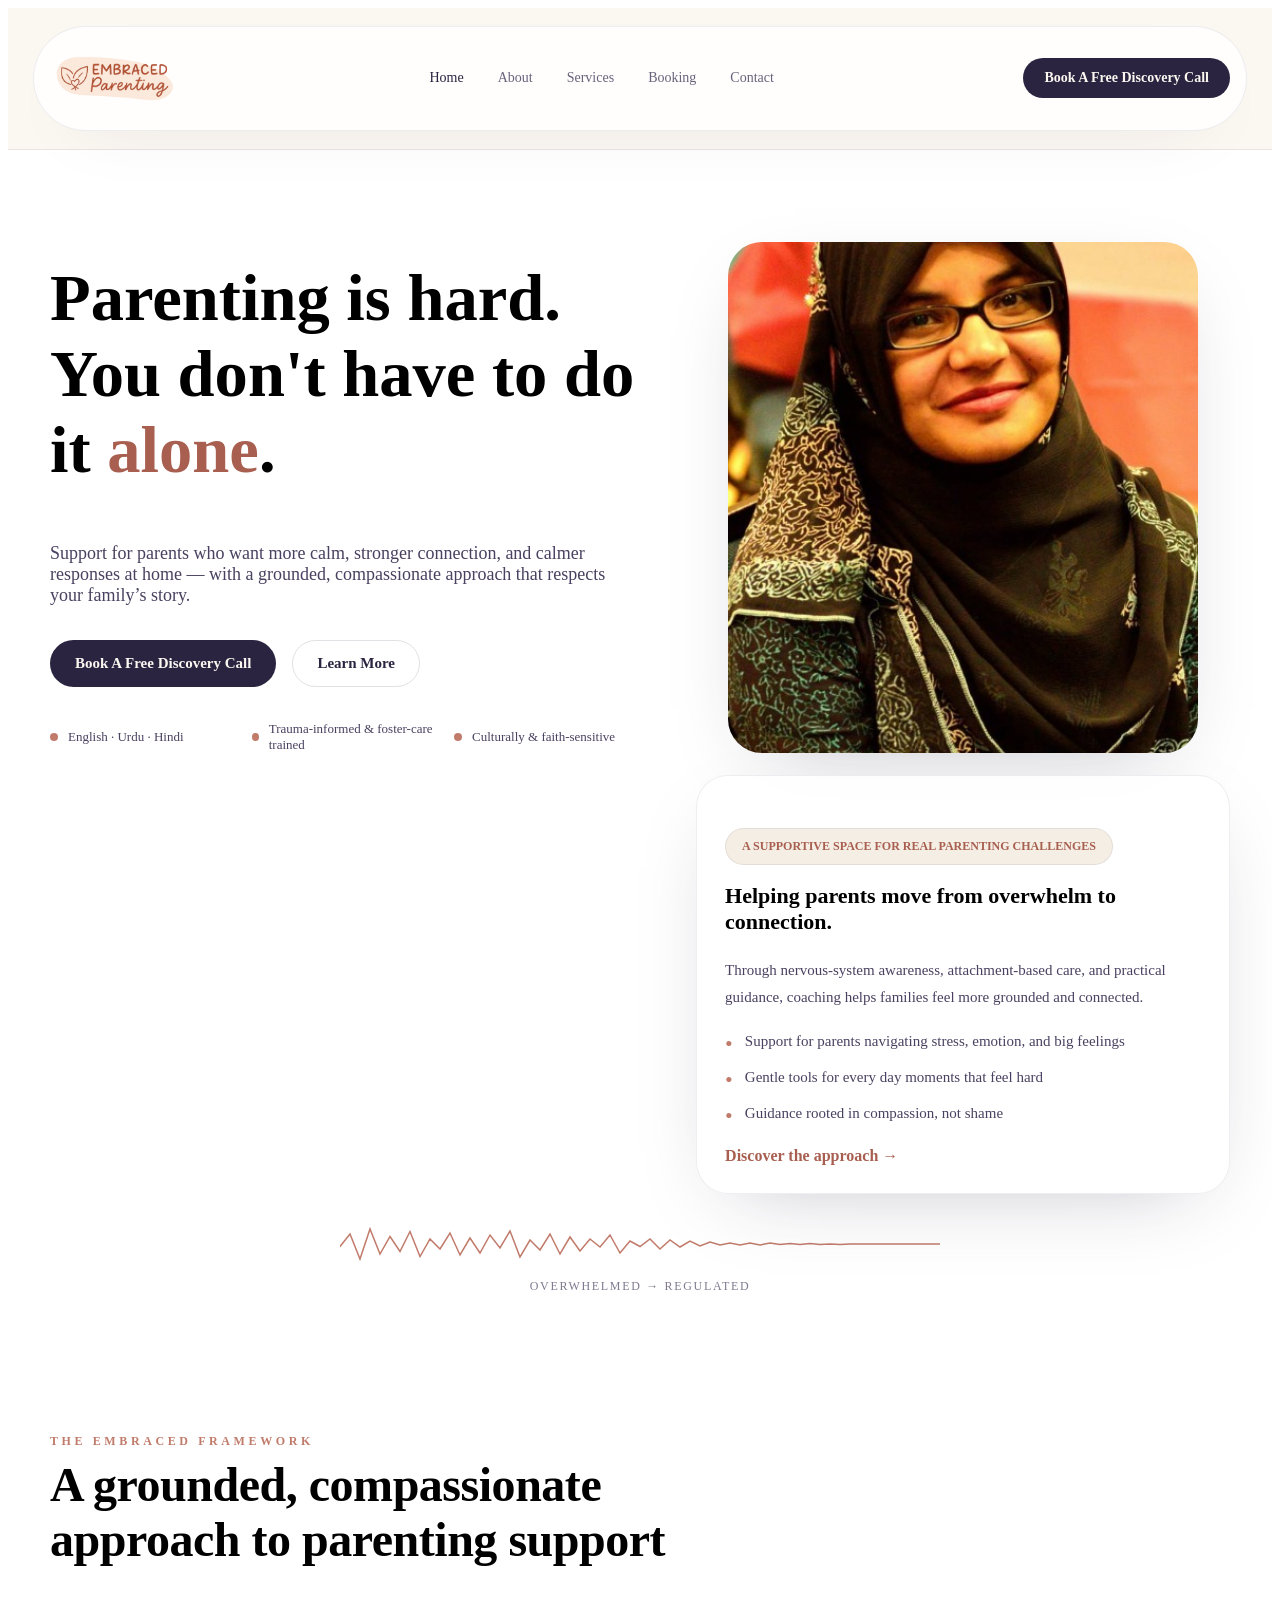
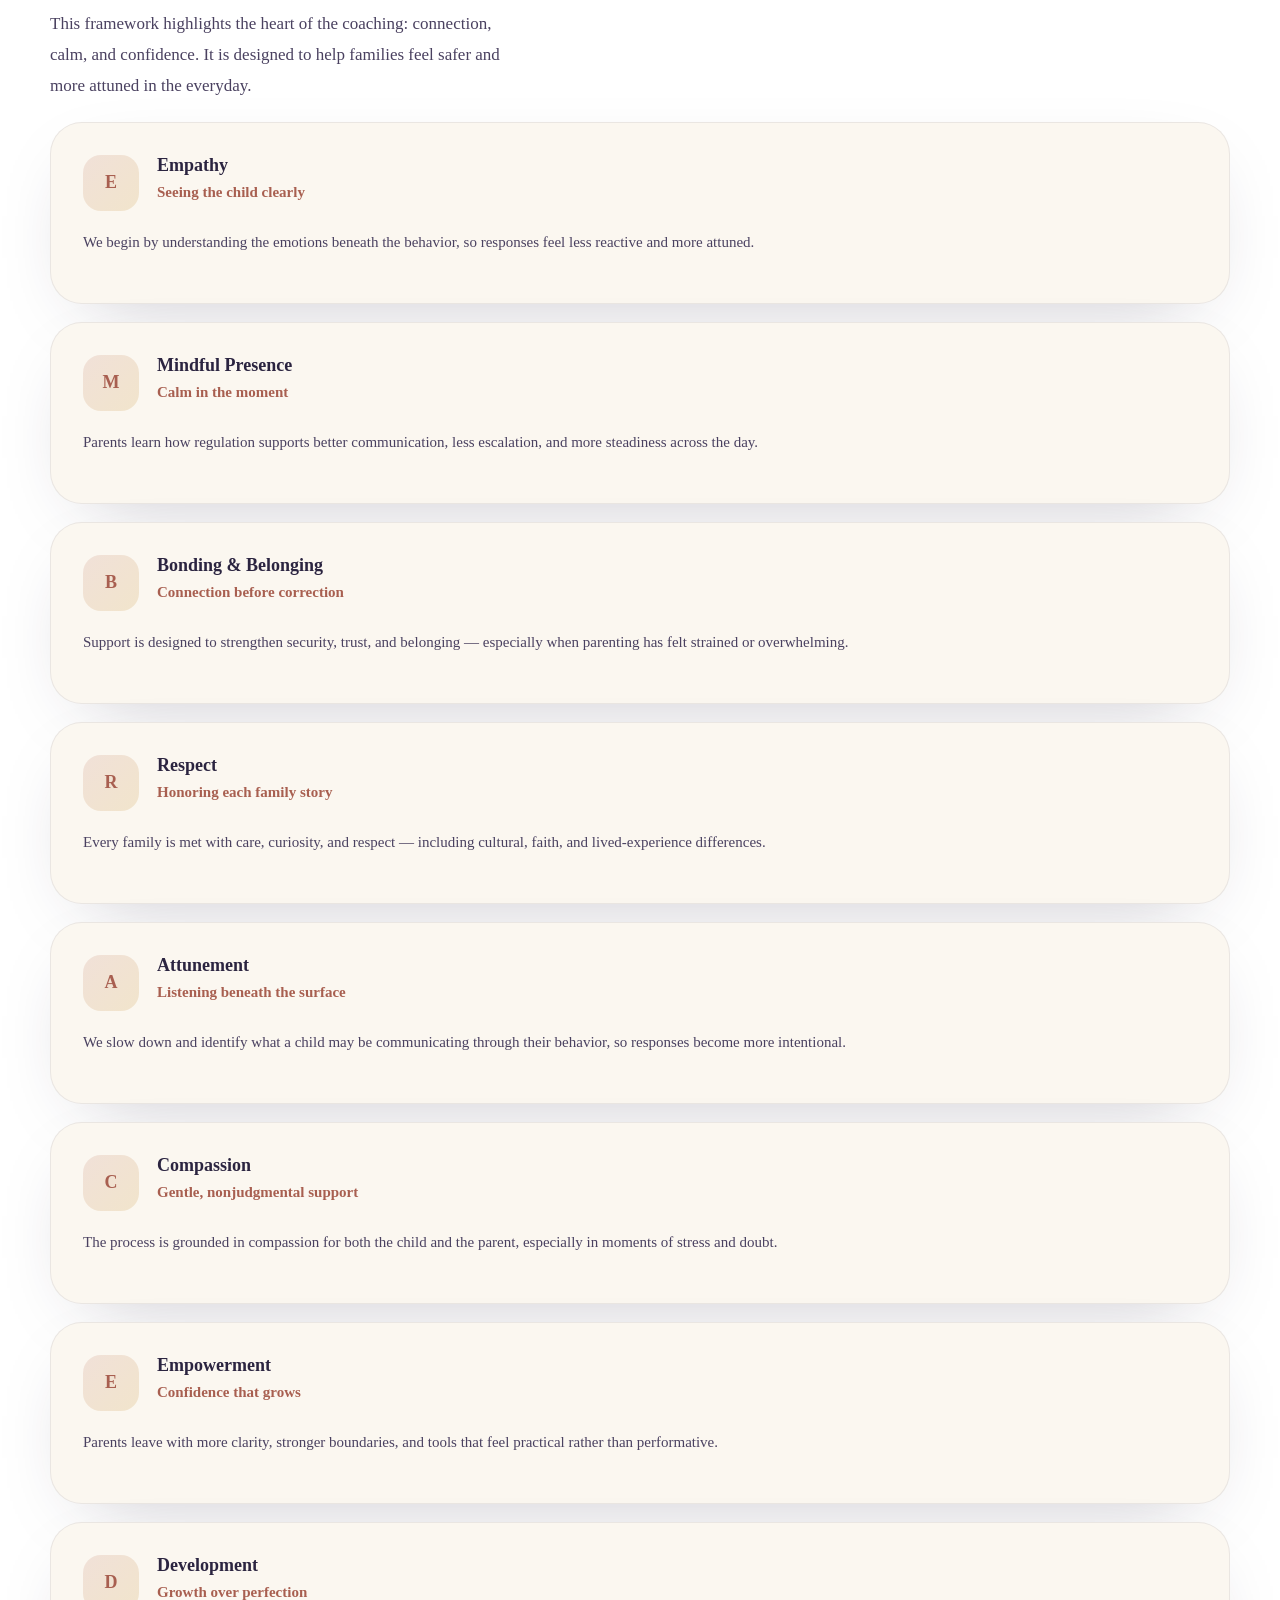
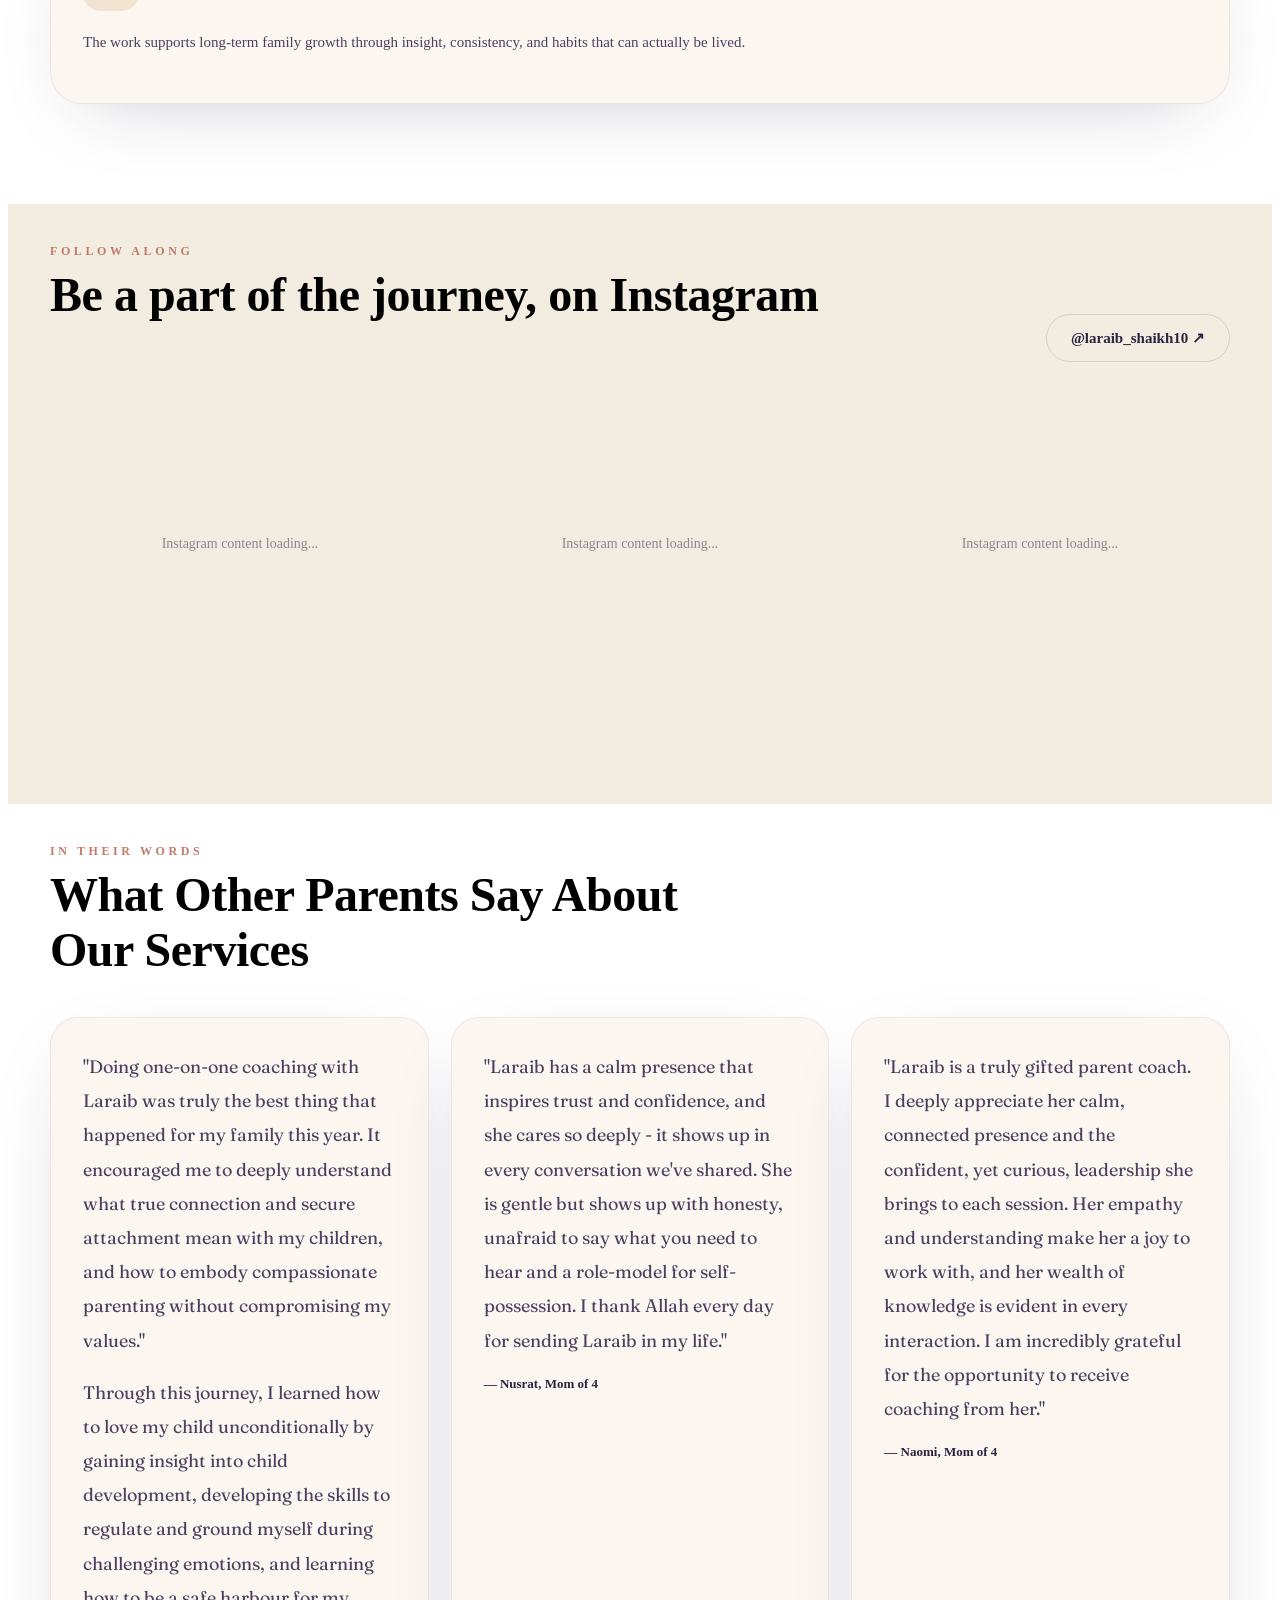
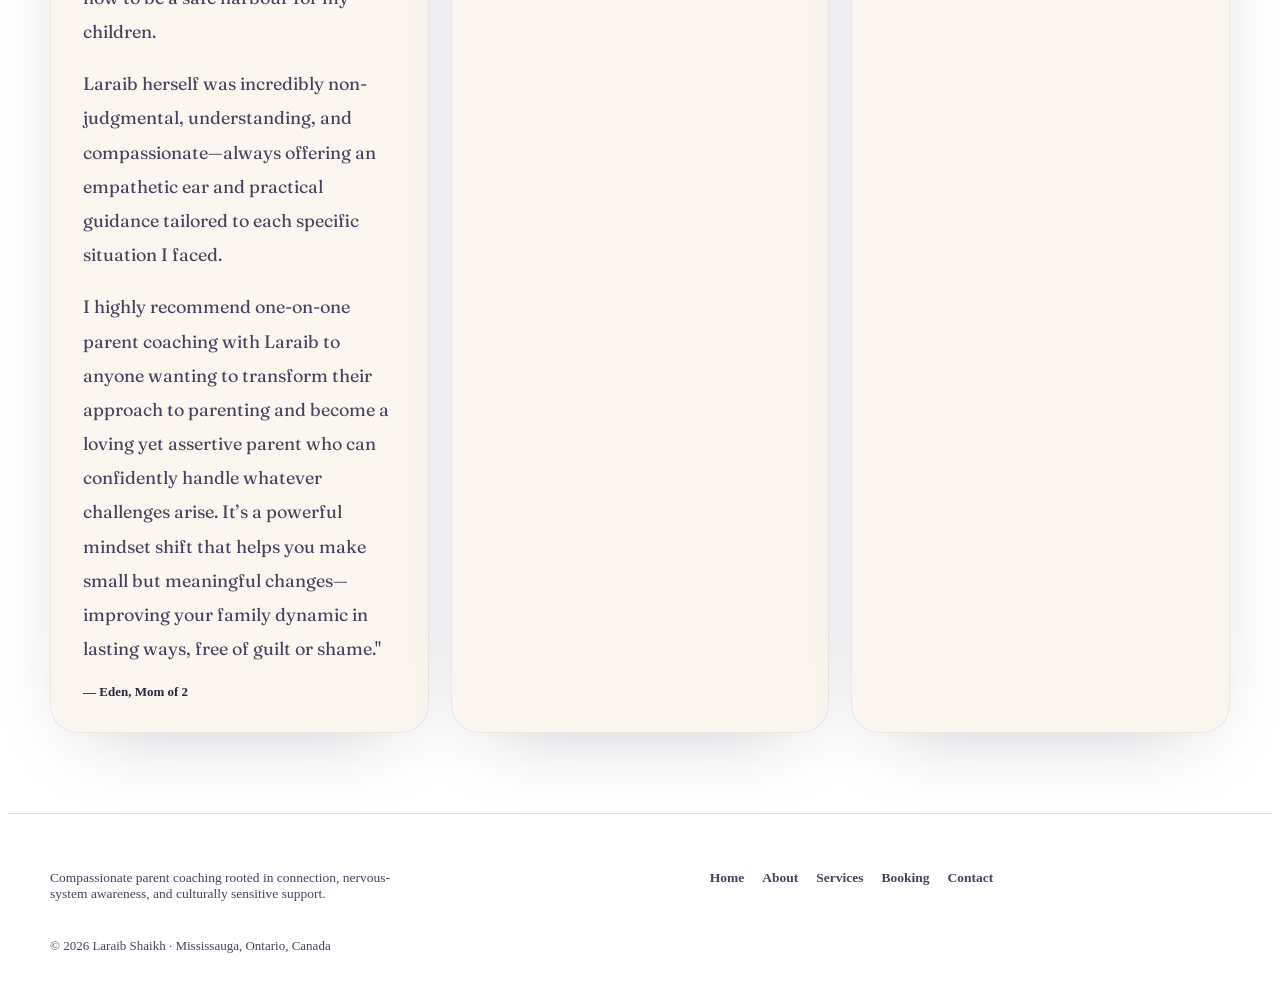
<file: index.html>
<!DOCTYPE html>
<html lang="en">
<head>
  <meta charset="UTF-8">
  <meta name="viewport" content="width=device-width, initial-scale=1.0">
  <meta name="description" content="Support for parents who want more calm, stronger connection, and calmer responses at home — with a grounded, compassionate approach that respects your family’s story.">
  <meta property="og:title" content="EmbracedParenting">
  <meta property="og:description" content="Support for parents who want more calm, stronger connection, and calmer responses at home.">
  <meta property="og:type" content="website">
  <meta property="og:image" content="images/logo.png">
  <meta name="twitter:card" content="summary_large_image">
  <meta name="twitter:title" content="EmbracedParenting">
  <meta name="twitter:description" content="Support for parents who want more calm, stronger connection, and calmer responses at home.">
  <title>EmbracedParenting</title>
  <link rel="icon" type="image/png" href="images/logo.png">
  <link rel="apple-touch-icon" href="images/logo.png">
  <link rel="preconnect" href="https://fonts.googleapis.com">
  <link rel="preconnect" href="https://fonts.gstatic.com" crossorigin>
  <link href="https://fonts.googleapis.com/css2?family=Fraunces:opsz,wght@9..144,400;9..144,500;9..144,600;9..144,700&family=Work+Sans:wght@400;500;600&display=swap" rel="stylesheet">
  <link rel="stylesheet" href="css/styles.css">
</head>
<body>
  <header>
    <nav class="wrap" aria-label="Main navigation">
      <a href="index.html" class="logo" aria-label="EmbracedParenting home">
        <span class="logo-mark" aria-hidden="true"><img src="images/logo.png" alt="EmbracedParenting logo" loading="lazy"></span>
      </a>
      <div class="navlinks">
        <a href="index.html" class="active" aria-label="Home page">Home</a>
        <a href="about.html" aria-label="About page">About</a>
        <a href="services.html" aria-label="Services page">Services</a>
        <a href="booking.html" aria-label="Booking page">Booking</a>
        <a href="contact.html" aria-label="Contact page">Contact</a>
      </div>
      <div class="navcta">
        <a href="https://calendly.com/laraibsshaikh10/30min" class="btn btn-primary" style="padding: 11px 20px; font-size: 14px;" aria-label="Book a free discovery call with Laraib" target="_blank" rel="noopener noreferrer">Book A Free Discovery Call</a>
      </div>
      <button class="menu-btn" type="button" aria-label="Open menu" aria-expanded="false">
        <svg width="24" height="24" viewBox="0 0 24 24" fill="none" aria-hidden="true"><path d="M4 7h16M4 12h16M4 17h16" stroke="currentColor" stroke-width="1.8" stroke-linecap="round"/></svg>
      </button>
    </nav>
    <div class="mobile-menu" id="mobile-menu" aria-label="Mobile navigation">
      <a href="index.html">Home</a>
      <a href="about.html">About</a>
      <a href="services.html">Services</a>
      <a href="booking.html">Booking</a>
      <a href="contact.html">Contact</a>
      <a href="https://calendly.com/laraibsshaikh10/30min">Book A Free Discovery Call</a>
    </div>
  </header>

  <main>
    <section class="hero" id="top">
      <div class="wrap hero-grid">
        <div class="hero-copy reveal">
          <!-- <div class="eyebrow">Jai Certified Parent Coach · Mississauga, ON</div> -->
          <h1>Parenting is hard.<br />You don't have to do it <em>alone</em>.</h1>
          <p class="sub">Support for parents who want more calm, stronger connection, and calmer responses at home — with a grounded, compassionate approach that respects your family’s story.</p>
          <div class="hero-ctas">
            <a href="https://calendly.com/laraibsshaikh10/30min" class="btn btn-primary" target="_blank" rel="noopener noreferrer" aria-label="Book a free discovery call with Laraib">Book A Free Discovery Call</a>
            <a href="services.html" class="btn btn-ghost" aria-label="Learn more about services">Learn More</a>
          </div>
          <div class="trustline">
            <span><i class="dot"></i>English · Urdu · Hindi</span>
            <span><i class="dot"></i>Trauma-informed &amp; foster-care trained</span>
            <span><i class="dot"></i>Culturally &amp; faith-sensitive</span>
          </div>
        </div>
        <div class="hero-side reveal">
          <div class="hero-visual">
            <div class="portrait">
              <img src="images/home.jpeg" alt="Laraib Shaikh, Jai Certified Parent Coach" loading="lazy">
            </div>
            <div class="hero-card">
              <div class="badge">A supportive space for real parenting challenges</div>
              <h3>Helping parents move from overwhelm to connection.</h3>
              <p>Through nervous-system awareness, attachment-based care, and practical guidance, coaching helps families feel more grounded and connected.</p>
              <ul>
                <li>Support for parents navigating stress, emotion, and big feelings</li>
                <li>Gentle tools for every day moments that feel hard</li>
                <li>Guidance rooted in compassion, not shame</li>
              </ul>
              <a href="about.html" class="hero-link" aria-label="Discover the approach">Discover the approach →</a>
            </div>
          </div>
        </div>
      </div>
      <div class="wave-band">
        <svg viewBox="0 0 1200 90" preserveAspectRatio="none" aria-hidden="true">
          <path d="M0,45 L20,20 L40,70 L60,10 L80,60 L100,25 L120,55 L140,15 L160,65 L180,30 L200,50 L220,18 L240,62 L260,28 L280,58 L300,22 L320,48 L340,14 L360,66 L380,32 L400,52 L420,20 L440,60 L460,26 L480,54 L500,30 L520,46 L540,22 L560,58 L580,34 L600,45 L620,30 L640,50 L660,32 L680,46 L700,34 L720,44 L740,36 L760,42 L780,38 L800,42 L820,38 L840,42 L860,38 L880,41 L900,39 L920,41 L940,39 L960,41 L980,40 L1000,41 L1020,40 L1200,40" fill="none" stroke="var(--clay)" stroke-width="3" stroke-linecap="round" />
        </svg>
      </div>
      <div class="wave-caption">Overwhelmed → Regulated </div>
    </section>

    <section class="pillars" id="framework">
      <div class="wrap">
        <div class="section-head reveal">
          <div class="eyebrow">The EMBRACED Framework</div>
          <h2>A grounded, compassionate approach to parenting support</h2>
          <p>This framework highlights the heart of the coaching: connection, calm, and confidence. It is designed to help families feel safer and more attuned in the everyday.</p>
        </div>
        <div class="framework-grid">
          <article class="framework-card reveal">
            <div class="framework-card-intro">
              <div class="framework-card-mark">E</div>
              <div>
                <h3>Empathy</h3>
                <div class="framework-card-subtitle">Seeing the child clearly</div>
              </div>
            </div>
            <p>We begin by understanding the emotions beneath the behavior, so responses feel less reactive and more attuned.</p>
          </article>
          <article class="framework-card reveal">
            <div class="framework-card-intro">
              <div class="framework-card-mark">M</div>
              <div>
                <h3>Mindful Presence</h3>
                <div class="framework-card-subtitle">Calm in the moment</div>
              </div>
            </div>
            <p>Parents learn how regulation supports better communication, less escalation, and more steadiness across the day.</p>
          </article>
          <article class="framework-card reveal">
            <div class="framework-card-intro">
              <div class="framework-card-mark">B</div>
              <div>
                <h3>Bonding & Belonging</h3>
                <div class="framework-card-subtitle">Connection before correction</div>
              </div>
            </div>
            <p>Support is designed to strengthen security, trust, and belonging — especially when parenting has felt strained or overwhelming.</p>
          </article>
          <article class="framework-card reveal">
            <div class="framework-card-intro">
              <div class="framework-card-mark">R</div>
              <div>
                <h3>Respect</h3>
                <div class="framework-card-subtitle">Honoring each family story</div>
              </div>
            </div>
            <p>Every family is met with care, curiosity, and respect — including cultural, faith, and lived-experience differences.</p>
          </article>
          <article class="framework-card reveal">
            <div class="framework-card-intro">
              <div class="framework-card-mark">A</div>
              <div>
                <h3>Attunement</h3>
                <div class="framework-card-subtitle">Listening beneath the surface</div>
              </div>
            </div>
            <p>We slow down and identify what a child may be communicating through their behavior, so responses become more intentional.</p>
          </article>
          <article class="framework-card reveal">
            <div class="framework-card-intro">
              <div class="framework-card-mark">C</div>
              <div>
                <h3>Compassion</h3>
                <div class="framework-card-subtitle">Gentle, nonjudgmental support</div>
              </div>
            </div>
            <p>The process is grounded in compassion for both the child and the parent, especially in moments of stress and doubt.</p>
          </article>
          <article class="framework-card reveal">
            <div class="framework-card-intro">
              <div class="framework-card-mark">E</div>
              <div>
                <h3>Empowerment</h3>
                <div class="framework-card-subtitle">Confidence that grows</div>
              </div>
            </div>
            <p>Parents leave with more clarity, stronger boundaries, and tools that feel practical rather than performative.</p>
          </article>
          <article class="framework-card reveal">
            <div class="framework-card-intro">
              <div class="framework-card-mark">D</div>
              <div>
                <h3>Development</h3>
                <div class="framework-card-subtitle">Growth over perfection</div>
              </div>
            </div>
            <p>The work supports long-term family growth through insight, consistency, and habits that can actually be lived.</p>
          </article>
        </div>
      </div>
    </section>

    <section class="insta" style="padding-top: 40px;">
      <div class="wrap">
        <div class="section-head reveal">
          <div>
            <div class="eyebrow">Follow Along</div>
            <h2>Be a part of the journey, on Instagram</h2>
          </div>
          <a href="https://www.instagram.com/laraib_shaikh10/" target="_blank" rel="noopener noreferrer" class="btn btn-ghost" aria-label="Follow on Instagram">@laraib_shaikh10 ↗</a>
        </div>
        <div class="insta-grid reveal">
          <blockquote class="instagram-media" data-instgrm-permalink="https://www.instagram.com/p/DYv9KIsDmRM/" data-instgrm-version="14"></blockquote>
          <blockquote class="instagram-media" data-instgrm-permalink="https://www.instagram.com/p/Da_8D1NkxFO/" data-instgrm-version="14"></blockquote>
          <blockquote class="instagram-media" data-instgrm-permalink="https://www.instagram.com/p/DaBh0-4OvTj/" data-instgrm-version="14"></blockquote>
        </div>
      </div>
    </section>

    <section class="testi" style="padding-top: 40px; padding-bottom: 80px;">
      <div class="wrap">
        <div class="section-head reveal">
          <div>
            <div class="eyebrow">In Their Words</div>
            <h2>What Other Parents Say About Our Services</h2>
          </div>
        </div>
        <div class="testi-grid">
          <div class="testi-card reveal">
            <div class="testi-quote">"Doing one-on-one coaching with Laraib was truly the best thing that happened for my family this year. It encouraged me to deeply understand what true connection and secure attachment mean with my children, and how to embody compassionate parenting without compromising my values."</div>
            <div class="testi-quote">Through this journey, I learned how to love my child unconditionally by gaining insight into child development, developing the skills to regulate and ground myself during challenging emotions, and learning how to be a safe harbour for my children.</div>
            <div class="testi-quote">Laraib herself was incredibly non-judgmental, understanding, and compassionate—always offering an empathetic ear and practical guidance tailored to each specific situation I faced.</div>
            <div class="testi-quote">I highly recommend one-on-one parent coaching with Laraib to anyone wanting to transform their approach to parenting and become a loving yet assertive parent who can confidently handle whatever challenges arise. It’s a powerful mindset shift that helps you make small but meaningful changes—improving your family dynamic in lasting ways, free of guilt or shame."</div>
            <div class="testi-who">— Eden, Mom of 2</div>
          </div>
          <div class="testi-card reveal">
            <div class="testi-quote">"Laraib has a calm presence that inspires trust and confidence, and she cares so deeply - it shows up in every conversation we've shared. She is gentle but shows up with honesty, unafraid to say what you need to hear and a role-model for self-possession. I thank Allah every day for sending Laraib in my life."</div>
            <div class="testi-who">— Nusrat, Mom of 4</div>
          </div>
          <div class="testi-card reveal">
            <div class="testi-quote">"Laraib is a truly gifted parent coach. I deeply appreciate her calm, connected presence and the confident, yet curious, leadership she brings to each session. Her empathy and understanding make her a joy to work with, and her wealth of knowledge is evident in every interaction. I am incredibly grateful for the opportunity to receive coaching from her."</div>
            <div class="testi-who">— Naomi, Mom of 4</div>
          </div>
        </div>
      </div>
    </section>
  </main>

  <footer>
    <div class="wrap footer-grid">
      <div>
        <p style="margin-top: 0; max-width: 360px;">Compassionate parent coaching rooted in connection, nervous-system awareness, and culturally sensitive support.</p>
      </div>
      <div class="footer-links">
        <a href="index.html">Home</a>
        <a href="about.html">About</a>
        <a href="services.html">Services</a>
        <a href="booking.html">Booking</a>
        <a href="contact.html">Contact</a>
      </div>
    </div>
    <div class="wrap" style="margin-top: 22px; font-size: 13px; color: var(--ink-soft);">© 2026 Laraib Shaikh · Mississauga, Ontario, Canada</div>
  </footer>

  <script src="js/script.js"></script>
</body>
</html>
</file>
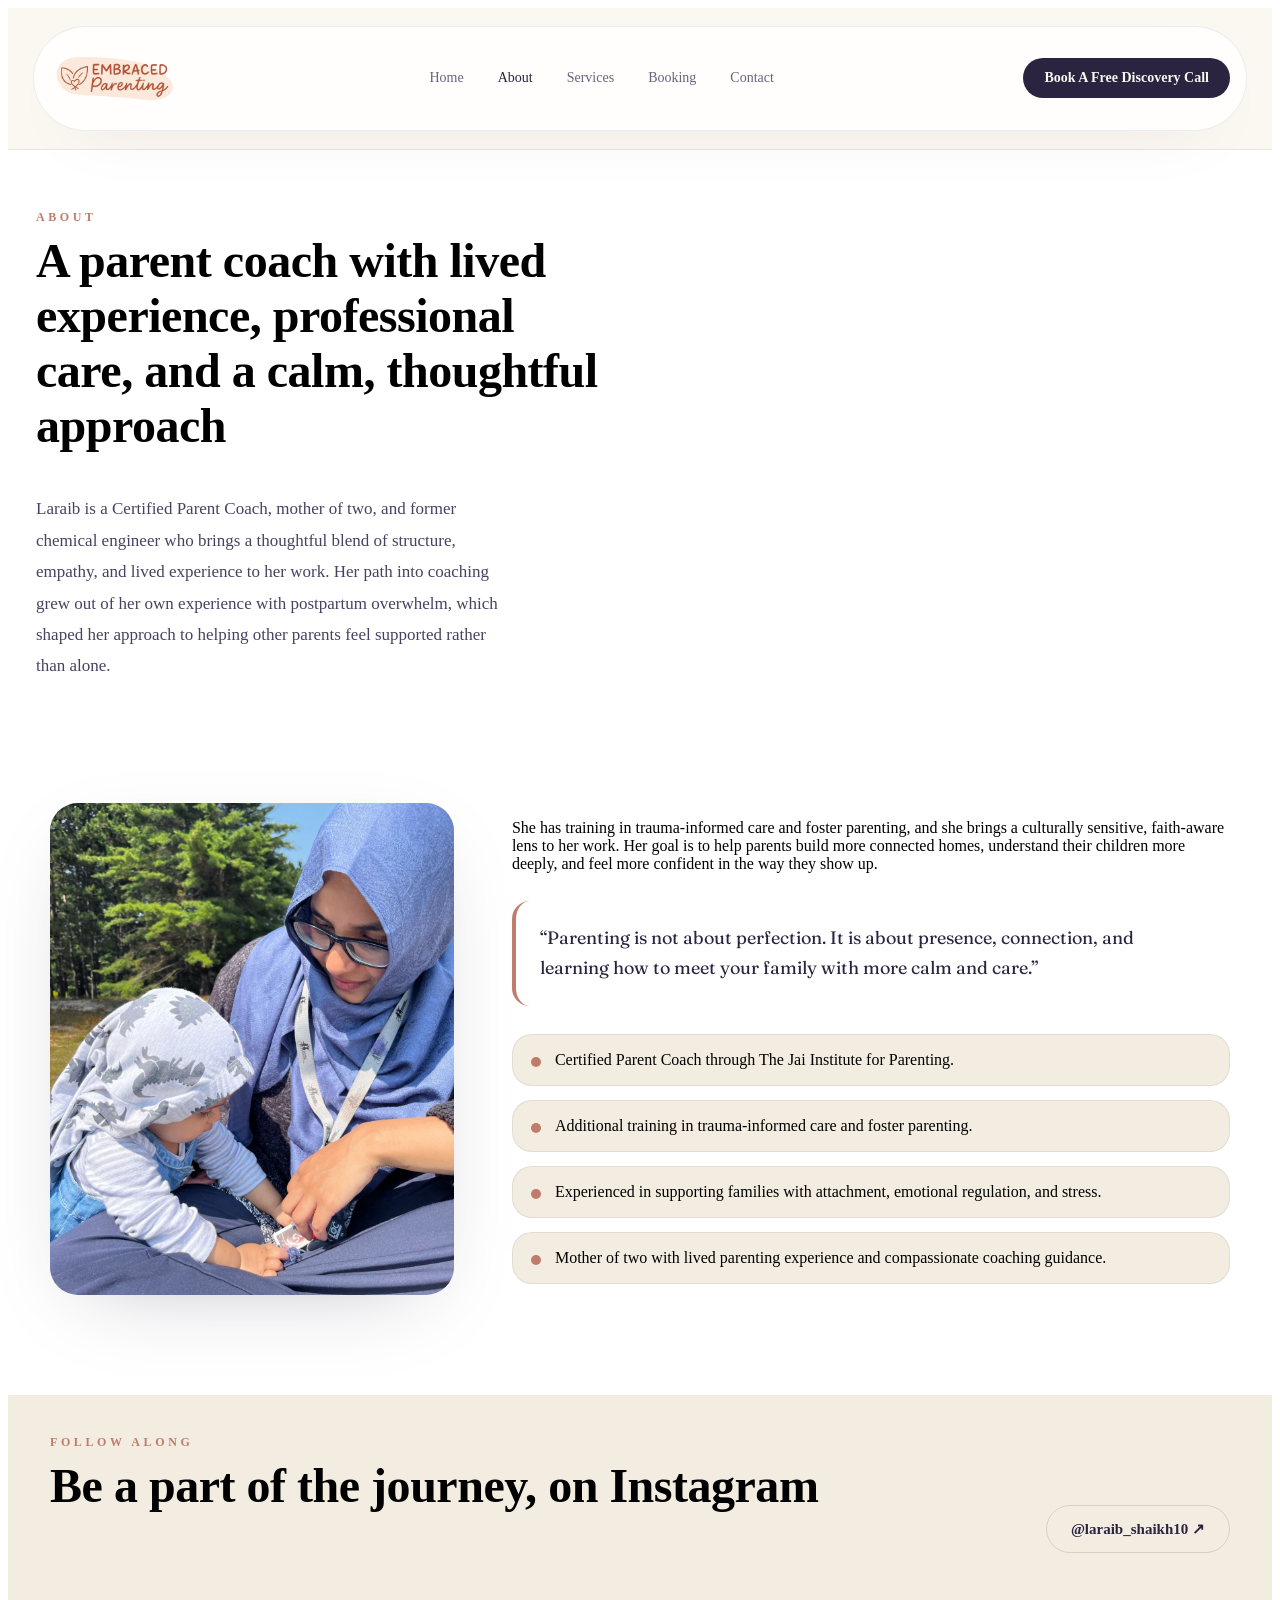
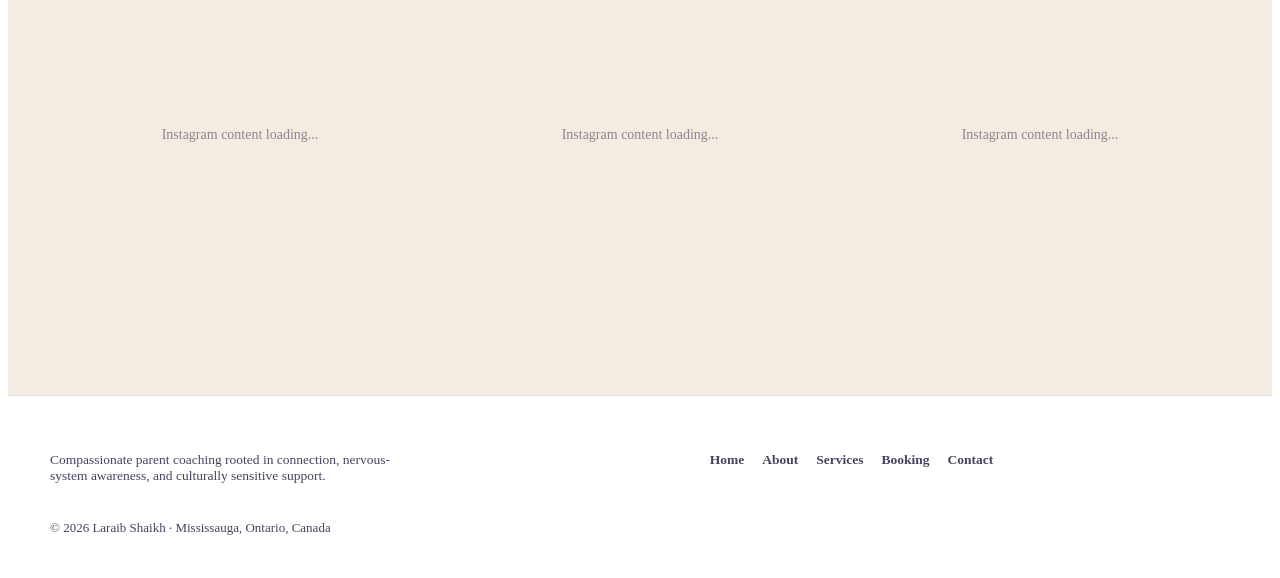
<file: about.html>
<!DOCTYPE html>
<html lang="en">
<head>
  <meta charset="UTF-8">
  <meta name="viewport" content="width=device-width, initial-scale=1.0">
  <meta name="description" content="Compassionate parent coaching for families seeking more calm, connection, and confidence.">
  <meta property="og:title" content="EmbracedParenting">
  <meta property="og:description" content="A parent coach with lived experience, professional care, and a calm, thoughtful approach.">
  <meta property="og:type" content="website">
  <meta property="og:image" content="images/logo.png">
  <meta name="twitter:card" content="summary_large_image">
  <meta name="twitter:title" content="EmbracedParenting">
  <meta name="twitter:description" content="A parent coach with lived experience, professional care, and a calm, thoughtful approach.">
  <title>EmbracedParenting</title>
  <link rel="icon" type="image/png" href="images/logo.png">
  <link rel="apple-touch-icon" href="images/logo.png">
  <link rel="preconnect" href="https://fonts.googleapis.com">
  <link rel="preconnect" href="https://fonts.gstatic.com" crossorigin>
  <link href="https://fonts.googleapis.com/css2?family=Fraunces:opsz,wght@9..144,400;9..144,500;9..144,600;9..144,700&family=Work+Sans:wght@400;500;600&display=swap" rel="stylesheet">
  <link rel="stylesheet" href="css/styles.css">
</head>
<body>
  <header>
    <nav class="wrap" aria-label="Main navigation">
      <a href="index.html" class="logo" aria-label="EmbracedParenting home">
        <span class="logo-mark" aria-hidden="true"><img src="images/logo.png" alt="EmbracedParenting logo" loading="lazy"></span>
      </a>
      <div class="navlinks">
        <a href="index.html">Home</a>
        <a href="about.html" class="active">About</a>
        <a href="services.html">Services</a>
        <a href="booking.html">Booking</a>
        <a href="contact.html">Contact</a>
      </div>
      <div class="navcta">
        <a href="https://calendly.com/laraibsshaikh10/30min" class="btn btn-primary" style="padding: 11px 20px; font-size: 14px;" aria-label="Book a free discovery call with Laraib">Book A Free Discovery Call</a>
      </div>
      <button class="menu-btn" type="button" aria-label="Open menu" aria-expanded="false">
        <svg width="24" height="24" viewBox="0 0 24 24" fill="none"><path d="M4 7h16M4 12h16M4 17h16" stroke="currentColor" stroke-width="1.8" stroke-linecap="round"/></svg>
      </button>
    </nav>
    <div class="mobile-menu" id="mobile-menu" aria-label="Mobile navigation">
      <a href="index.html">Home</a>
      <a href="about.html">About</a>
      <a href="services.html">Services</a>
      <a href="booking.html">Booking</a>
      <a href="contact.html">Contact</a>
      <a href="https://calendly.com/laraibsshaikh10/30min">Book A Free Discovery Call</a>
    </div>
  </header>

  <main>
    <section class="section-head reveal" style="padding-top: 60px; padding-bottom: 24px;">
      <div class="wrap">
        <div class="eyebrow">About</div>
        <h2>A parent coach with lived experience, professional care, and a calm, thoughtful approach</h2>
        <p style="margin-top: 16px;">Laraib is a Certified Parent Coach, mother of two, and former chemical engineer who brings a thoughtful blend of structure, empathy, and lived experience to her work. Her path into coaching grew out of her own experience with postpartum overwhelm, which shaped her approach to helping other parents feel supported rather than alone.</p>
      </div>
    </section>

    <section class="about-grid">
      <div class="about-photo reveal"><img src="images/about.jpeg" alt="Laraib Shaikh, parent coach" loading="lazy"></div>
      <div class="reveal">
        <p>She has training in trauma-informed care and foster parenting, and she brings a culturally sensitive, faith-aware lens to her work. Her goal is to help parents build more connected homes, understand their children more deeply, and feel more confident in the way they show up.</p>
        <div class="about-blockquote">“Parenting is not about perfection. It is about presence, connection, and learning how to meet your family with more calm and care.”</div>
        <div class="about-list">
          <div><i class="dot"></i><span>Certified Parent Coach through The Jai Institute for Parenting.</span></div>
          <div><i class="dot"></i><span>Additional training in trauma-informed care and foster parenting.</span></div>
          <div><i class="dot"></i><span>Experienced in supporting families with attachment, emotional regulation, and stress.</span></div>
          <div><i class="dot"></i><span>Mother of two with lived parenting experience and compassionate coaching guidance.</span></div>
        </div>
      </div>
    </section>

    <section class="insta" style="padding-top: 40px;">
      <div class="wrap">
        <div class="section-head reveal">
          <div>
            <div class="eyebrow">Follow Along</div>
            <h2>Be a part of the journey, on Instagram</h2>
          </div>
          <a href="https://www.instagram.com/laraib_shaikh10/" target="_blank" rel="noopener noreferrer" class="btn btn-ghost" aria-label="Follow on Instagram">@laraib_shaikh10 ↗</a>
        </div>
        <div class="insta-grid reveal">
          <blockquote class="instagram-media" data-instgrm-permalink="https://www.instagram.com/p/DYv9KIsDmRM/" data-instgrm-version="14"></blockquote>
          <blockquote class="instagram-media" data-instgrm-permalink="https://www.instagram.com/p/Da_8D1NkxFO/" data-instgrm-version="14"></blockquote>
          <blockquote class="instagram-media" data-instgrm-permalink="https://www.instagram.com/p/DaBh0-4OvTj/" data-instgrm-version="14"></blockquote>
        </div>
      </div>
    </section>
  </main>

  <footer>
    <div class="wrap footer-grid">
      <div>
        <p style="margin-top: 0; max-width: 360px;">Compassionate parent coaching rooted in connection, nervous-system awareness, and culturally sensitive support.</p>
      </div>
      <div class="footer-links">
        <a href="index.html">Home</a>
        <a href="about.html">About</a>
        <a href="services.html">Services</a>
        <a href="booking.html">Booking</a>
        <a href="contact.html">Contact</a>
      </div>
    </div>
    <div class="wrap" style="margin-top: 22px; font-size: 13px; color: var(--ink-soft);">© 2026 Laraib Shaikh · Mississauga, Ontario, Canada</div>
  </footer>

  <script src="js/script.js"></script>
</body>
</html>
</file>
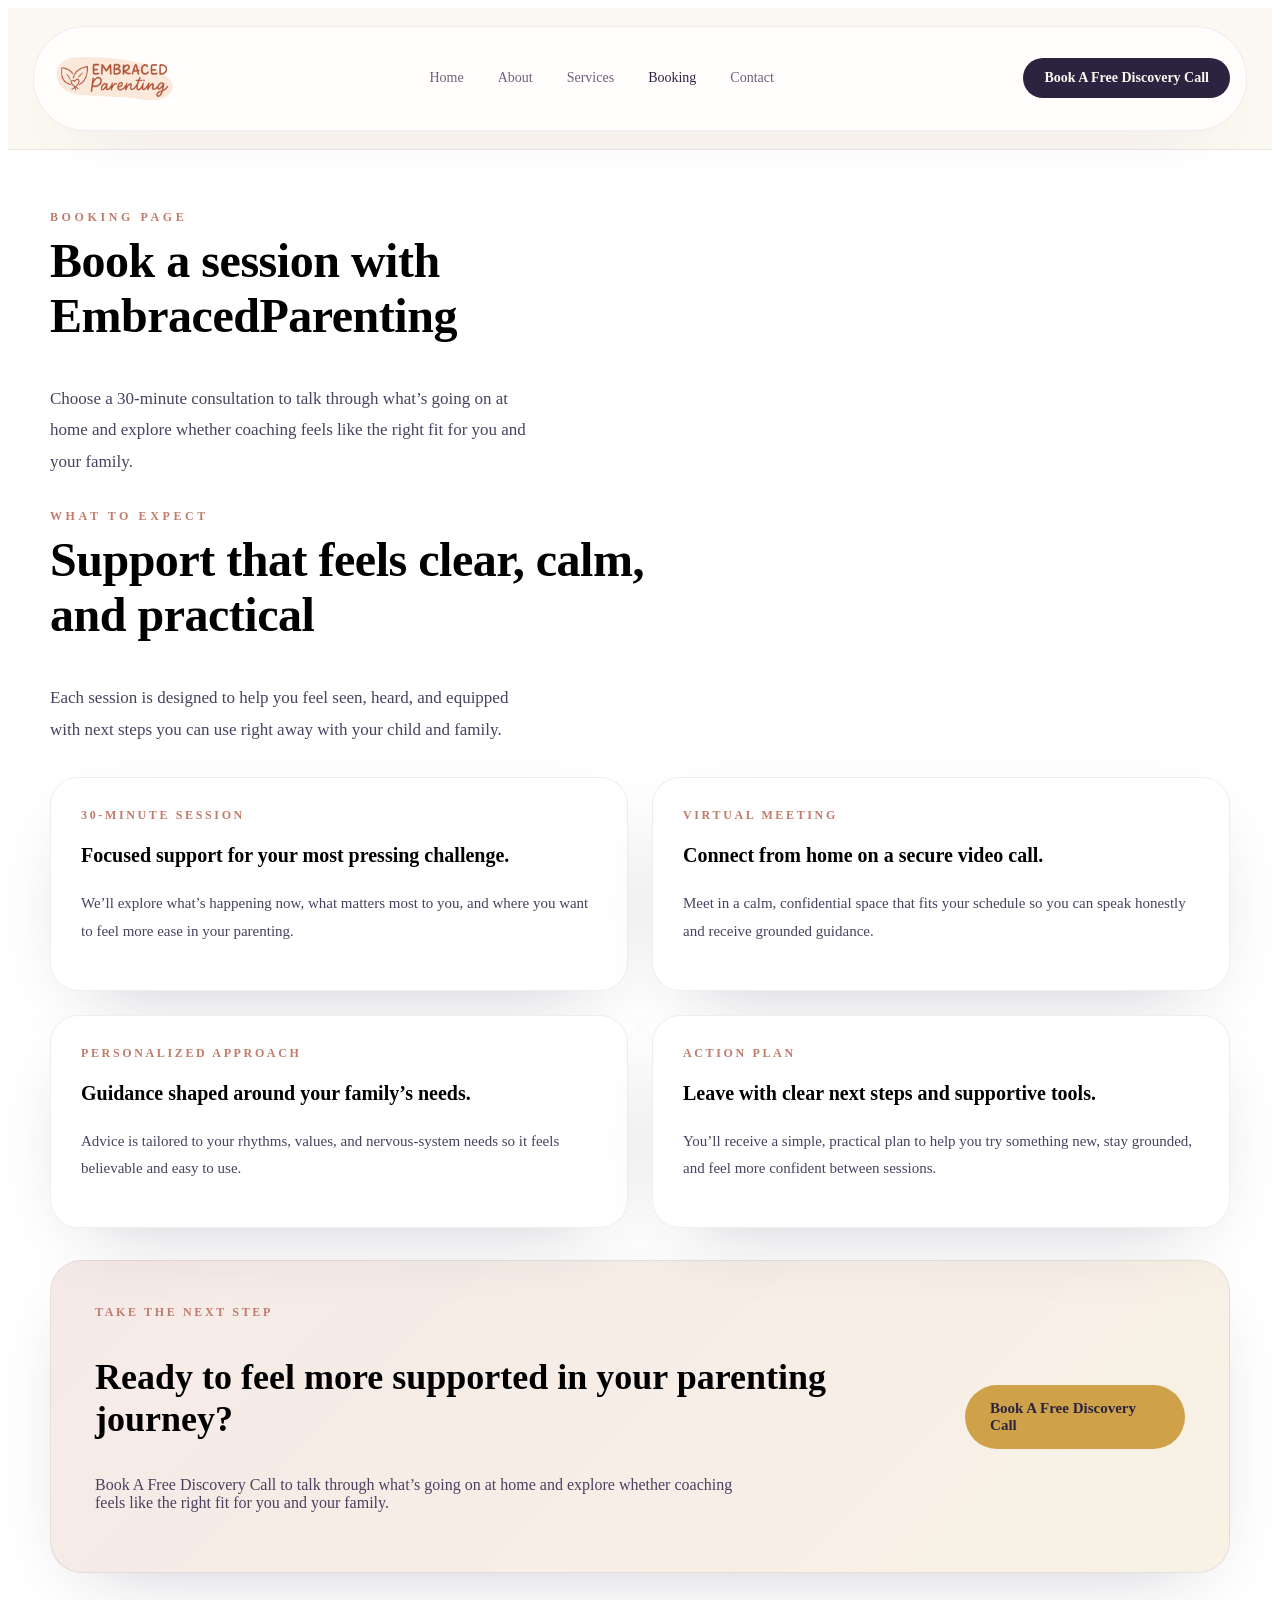
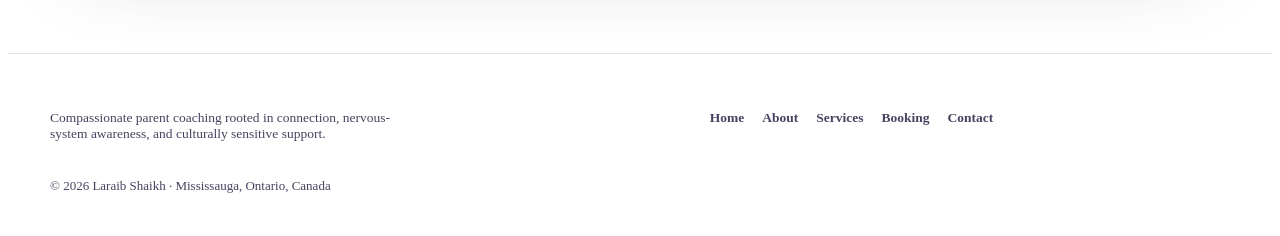
<file: booking.html>
<!DOCTYPE html>
<html lang="en">
<head>
  <meta charset="UTF-8">
  <meta name="viewport" content="width=device-width, initial-scale=1.0">
  <meta name="description" content="Choose a 30-minute consultation to talk through what’s going on at home and explore whether coaching feels like the right fit for you and your family.">
  <meta property="og:title" content="EmbracedParenting">
  <meta property="og:description" content="Book a session with EmbracedParenting.">
  <meta property="og:image" content="images/logo.png">
  <meta property="og:type" content="website">
  <meta name="twitter:card" content="summary_large_image">
  <meta name="twitter:title" content="EmbracedParenting">
  <meta name="twitter:description" content="Book your free discovery call.">
  <title>EmbracedParenting</title>
  <link rel="icon" type="image/png" href="images/logo.png">
  <link rel="apple-touch-icon" href="images/logo.png">
  <link rel="preconnect" href="https://fonts.googleapis.com">
  <link rel="preconnect" href="https://fonts.gstatic.com" crossorigin>
  <link href="https://fonts.googleapis.com/css2?family=Fraunces:opsz,wght@9..144,400;9..144,500;9..144,600;9..144,700&family=Work+Sans:wght@400;500;600&display=swap" rel="stylesheet">
  <link rel="stylesheet" href="css/styles.css">
</head>
<body>
  <header>
    <nav class="wrap" aria-label="Main navigation">
      <a href="index.html" class="logo" aria-label="EmbracedParenting home">
        <span class="logo-mark" aria-hidden="true"><img src="images/logo.png" alt="EmbracedParenting logo" loading="lazy"></span>
      </a>
      <div class="navlinks">
        <a href="index.html">Home</a>
        <a href="about.html">About</a>
        <a href="services.html">Services</a>
        <a href="booking.html" class="active">Booking</a>
        <a href="contact.html">Contact</a>
      </div>
      <div class="navcta">
        <a href="https://calendly.com/laraibsshaikh10/30min" class="btn btn-primary" style="padding: 11px 20px; font-size: 14px;" aria-label="Book a free discovery call with Laraib">Book A Free Discovery Call</a>
      </div>
      <button class="menu-btn" type="button" aria-label="Open menu" aria-expanded="false">
        <svg width="24" height="24" viewBox="0 0 24 24" fill="none"><path d="M4 7h16M4 12h16M4 17h16" stroke="currentColor" stroke-width="1.8" stroke-linecap="round"/></svg>
      </button>
    </nav>
    <div class="mobile-menu" id="mobile-menu" aria-label="Mobile navigation">
      <a href="index.html">Home</a>
      <a href="about.html">About</a>
      <a href="services.html">Services</a>
      <a href="booking.html">Booking</a>
      <a href="contact.html">Contact</a>
      <a href="https://calendly.com/laraibsshaikh10/30min">Book A Free Discovery Call</a>
    </div>
  </header>

  <main class="wrap" style="padding-top: 60px; padding-bottom: 80px;">
    <section class="section-head reveal">
      <div class="eyebrow">Booking Page</div>
      <h2>Book a session with EmbracedParenting</h2>
      <p style="margin-top: 16px;">Choose a 30-minute consultation to talk through what’s going on at home and explore whether coaching feels like the right fit for you and your family.</p>
    </section>

    <section class="what-to-expect reveal">
      <div class="section-head">
        <div class="eyebrow">What to Expect</div>
        <h2>Support that feels clear, calm, and practical</h2>
        <p style="margin-top: 16px;">Each session is designed to help you feel seen, heard, and equipped with next steps you can use right away with your child and family.</p>
      </div>

      <div class="expectation-grid">
        <article class="expectation-card">
          <div class="eyebrow">30-Minute Session</div>
          <h3>Focused support for your most pressing challenge.</h3>
          <p>We’ll explore what’s happening now, what matters most to you, and where you want to feel more ease in your parenting.</p>
        </article>
        <article class="expectation-card">
          <div class="eyebrow">Virtual Meeting</div>
          <h3>Connect from home on a secure video call.</h3>
          <p>Meet in a calm, confidential space that fits your schedule so you can speak honestly and receive grounded guidance.</p>
        </article>
        <article class="expectation-card">
          <div class="eyebrow">Personalized Approach</div>
          <h3>Guidance shaped around your family’s needs.</h3>
          <p>Advice is tailored to your rhythms, values, and nervous-system needs so it feels believable and easy to use.</p>
        </article>
        <article class="expectation-card">
          <div class="eyebrow">Action Plan</div>
          <h3>Leave with clear next steps and supportive tools.</h3>
          <p>You’ll receive a simple, practical plan to help you try something new, stay grounded, and feel more confident between sessions.</p>
        </article>
      </div>
    </section>

    <section class="booking-card reveal" style="margin-top: 32px;">
      <div>
        <div class="eyebrow">Take the next step</div>
        <h3>Ready to feel more supported in your parenting journey?</h3>
        <p>Book A Free Discovery Call to talk through what’s going on at home and explore whether coaching feels like the right fit for you and your family.</p>
      </div>
     <a href="https://calendly.com/laraibsshaikh10/30min" class="btn btn-alt" target="_blank" rel="noopener noreferrer">
  Book A Free Discovery Call
</a>
    </section>
  </main>

  <footer>
    <div class="wrap footer-grid">
      <div>
        <p style="margin-top: 0; max-width: 360px;">Compassionate parent coaching rooted in connection, nervous-system awareness, and culturally sensitive support.</p>
      </div>
      <div class="footer-links">
        <a href="index.html">Home</a>
        <a href="about.html">About</a>
        <a href="services.html">Services</a>
        <a href="booking.html">Booking</a>
        <a href="contact.html">Contact</a>
      </div>
    </div>
    <div class="wrap" style="margin-top: 22px; font-size: 13px; color: var(--ink-soft);">© 2026 Laraib Shaikh · Mississauga, Ontario, Canada</div>
  </footer>

  <script src="js/script.js"></script>
</body>
</html>
</file>
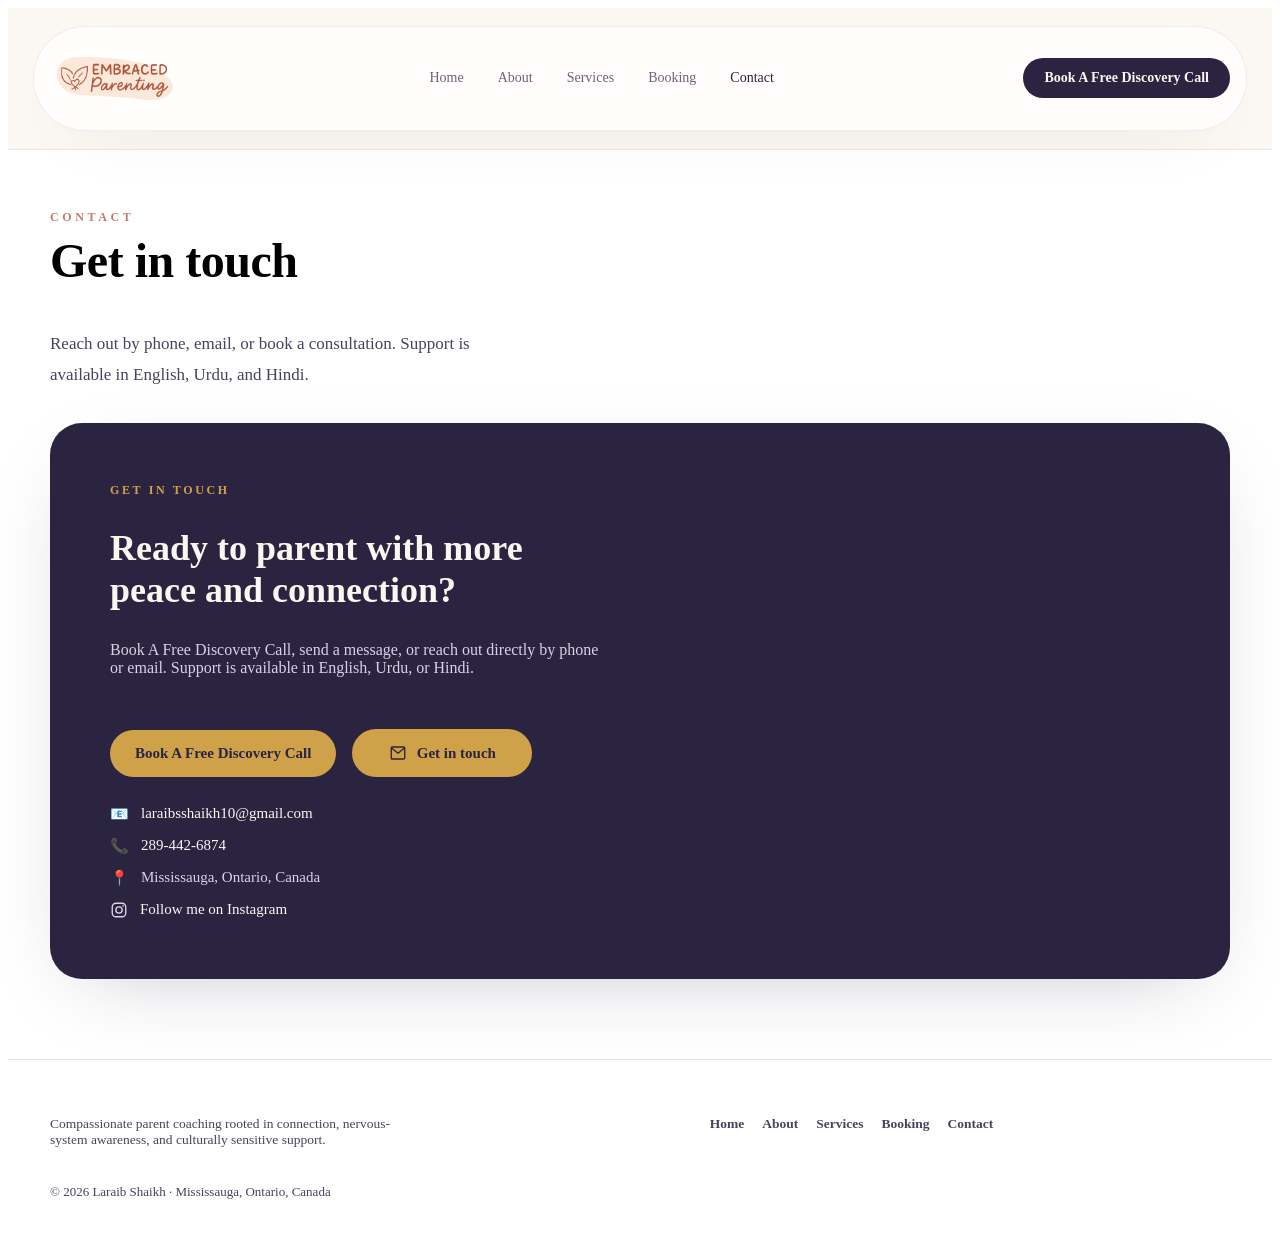
<file: contact.html>
<!DOCTYPE html>
<html lang="en">
<head>
  <meta charset="UTF-8">
  <meta name="viewport" content="width=device-width, initial-scale=1.0">
  <meta name="description" content="Reach out by phone, email, or book a consultation. Support is available in English, Urdu, and Hindi.">
  <meta property="og:title" content="EmbracedParenting">
  <meta property="og:description" content="Reach out by phone, email, or book a consultation.">
  <meta property="og:type" content="website">
  <meta property="og:image" content="images/logo.png">
  <meta name="twitter:card" content="summary_large_image">
  <meta name="twitter:title" content="EmbracedParenting">
  <meta name="twitter:description" content="Reach out by phone, email, or book a consultation.">
  <title>EmbracedParenting</title>
  <link rel="icon" type="image/png" href="images/logo.png">
  <link rel="apple-touch-icon" href="images/logo.png">
  <link rel="preconnect" href="https://fonts.googleapis.com">
  <link rel="preconnect" href="https://fonts.gstatic.com" crossorigin>
  <link href="https://fonts.googleapis.com/css2?family=Fraunces:opsz,wght@9..144,400;9..144,500;9..144,600;9..144,700&family=Work+Sans:wght@400;500;600&display=swap" rel="stylesheet">
  <link rel="stylesheet" href="css/styles.css">
</head>
<body>
  <header>
    <nav class="wrap" aria-label="Main navigation">
      <a href="index.html" class="logo" aria-label="EmbracedParenting home">
        <span class="logo-mark" aria-hidden="true"><img src="images/logo.png" alt="EmbracedParenting logo" loading="lazy"></span>
      </a>
      <div class="navlinks">
        <a href="index.html">Home</a>
        <a href="about.html">About</a>
        <a href="services.html">Services</a>
        <a href="booking.html">Booking</a>
        <a href="contact.html" class="active">Contact</a>
      </div>
      <div class="navcta">
        <a href="https://calendly.com/laraibsshaikh10/30min" class="btn btn-primary" style="padding: 11px 20px; font-size: 14px;" aria-label="Book a free discovery call with Laraib">Book A Free Discovery Call</a>
      </div>
      <button class="menu-btn" type="button" aria-label="Open menu" aria-expanded="false">
        <svg width="24" height="24" viewBox="0 0 24 24" fill="none"><path d="M4 7h16M4 12h16M4 17h16" stroke="currentColor" stroke-width="1.8" stroke-linecap="round"/></svg>
      </button>
    </nav>
    <div class="mobile-menu" id="mobile-menu" aria-label="Mobile navigation">
      <a href="index.html">Home</a>
      <a href="about.html">About</a>
      <a href="services.html">Services</a>
      <a href="booking.html">Booking</a>
      <a href="contact.html">Contact</a>
      <a href="https://calendly.com/laraibsshaikh10/30min">Book A Free Discovery Call</a>
    </div>
  </header>

  <main class="wrap" style="padding-top: 60px; padding-bottom: 80px;">
    <section class="section-head reveal">
      <div class="eyebrow">Contact</div>
      <h2>Get in touch</h2>
      <p style="margin-top: 16px;">Reach out by phone, email, or book a consultation. Support is available in English, Urdu, and Hindi.</p>
    </section>

    <section class="contact-card reveal" style="margin-top: 32px;">
      <div>
        <div class="eyebrow" style="color: var(--gold);">Get In Touch</div>
        <h2>Ready to parent with more peace and connection?</h2>
        <p>Book A Free Discovery Call, send a message, or reach out directly by phone or email. Support is available in English, Urdu, or Hindi.</p>
        <div class="contact-button-group">
          <a href="https://calendly.com/laraibsshaikh10/30min" class="btn btn-primary">Book A Free Discovery Call</a>
          <a href="mailto:laraibsshaikh10@gmail.com" class="btn btn-primary" style="font-family: inherit; display: inline-flex; align-items: center; justify-content: center; gap: 10px;">
            <span aria-hidden="true" style="display: inline-flex; align-items: center; justify-content: center;">
              <svg width="18" height="18" viewBox="0 0 24 24" fill="none" xmlns="http://www.w3.org/2000/svg" aria-hidden="true">
                <path d="M3 5.5C3 4.672 3.672 4 4.5 4h15c.828 0 1.5.672 1.5 1.5v13c0 .828-.672 1.5-1.5 1.5h-15A1.5 1.5 0 0 1 3 18.5v-13Z" stroke="currentColor" stroke-width="1.8"/>
                <path d="M3.75 5.75 12 12.25l8.25-6.5" stroke="currentColor" stroke-width="1.8" stroke-linecap="round" stroke-linejoin="round"/>
              </svg>
            </span>
            Get in touch
          </a>
        </div>
        <div class="contact-list">
          <div class="contact-item"><span>📧</span><a href="mailto:laraibsshaikh10@gmail.com">laraibsshaikh10@gmail.com</a></div>
          <div class="contact-item"><span>📞</span><a href="tel:2894426874">289-442-6874</a></div>
          <div class="contact-item"><span>📍</span><span>Mississauga, Ontario, Canada</span></div>
          <div class="contact-item">
            <span aria-hidden="true" style="display: inline-flex; align-items: center; justify-content: center;">
              <svg width="18" height="18" viewBox="0 0 24 24" fill="none" xmlns="http://www.w3.org/2000/svg" aria-hidden="true">
                <rect x="3" y="3" width="18" height="18" rx="5" stroke="currentColor" stroke-width="1.8" />
                <circle cx="12" cy="12" r="4.2" stroke="currentColor" stroke-width="1.8" />
                <circle cx="17.5" cy="6.5" r="1.1" fill="currentColor" />
              </svg>
            </span>
            <a href="https://www.instagram.com/laraib_shaikh10/" target="_blank" rel="noopener noreferrer">Follow me on Instagram</a>
          </div>
        </div>
      </div>
    </section>
  </main>

  <footer>
    <div class="wrap footer-grid">
      <div>
        <p style="margin-top: 0; max-width: 360px;">Compassionate parent coaching rooted in connection, nervous-system awareness, and culturally sensitive support.</p>
      </div>
      <div class="footer-links">
        <a href="index.html">Home</a>
        <a href="about.html">About</a>
        <a href="services.html">Services</a>
        <a href="booking.html">Booking</a>
        <a href="contact.html">Contact</a>
      </div>
    </div>
    <div class="wrap" style="margin-top: 22px; font-size: 13px; color: var(--ink-soft);">© 2026 Laraib Shaikh · Mississauga, Ontario, Canada</div>
  </footer>

  <script src="js/script.js"></script>
</body>
</html>
</file>
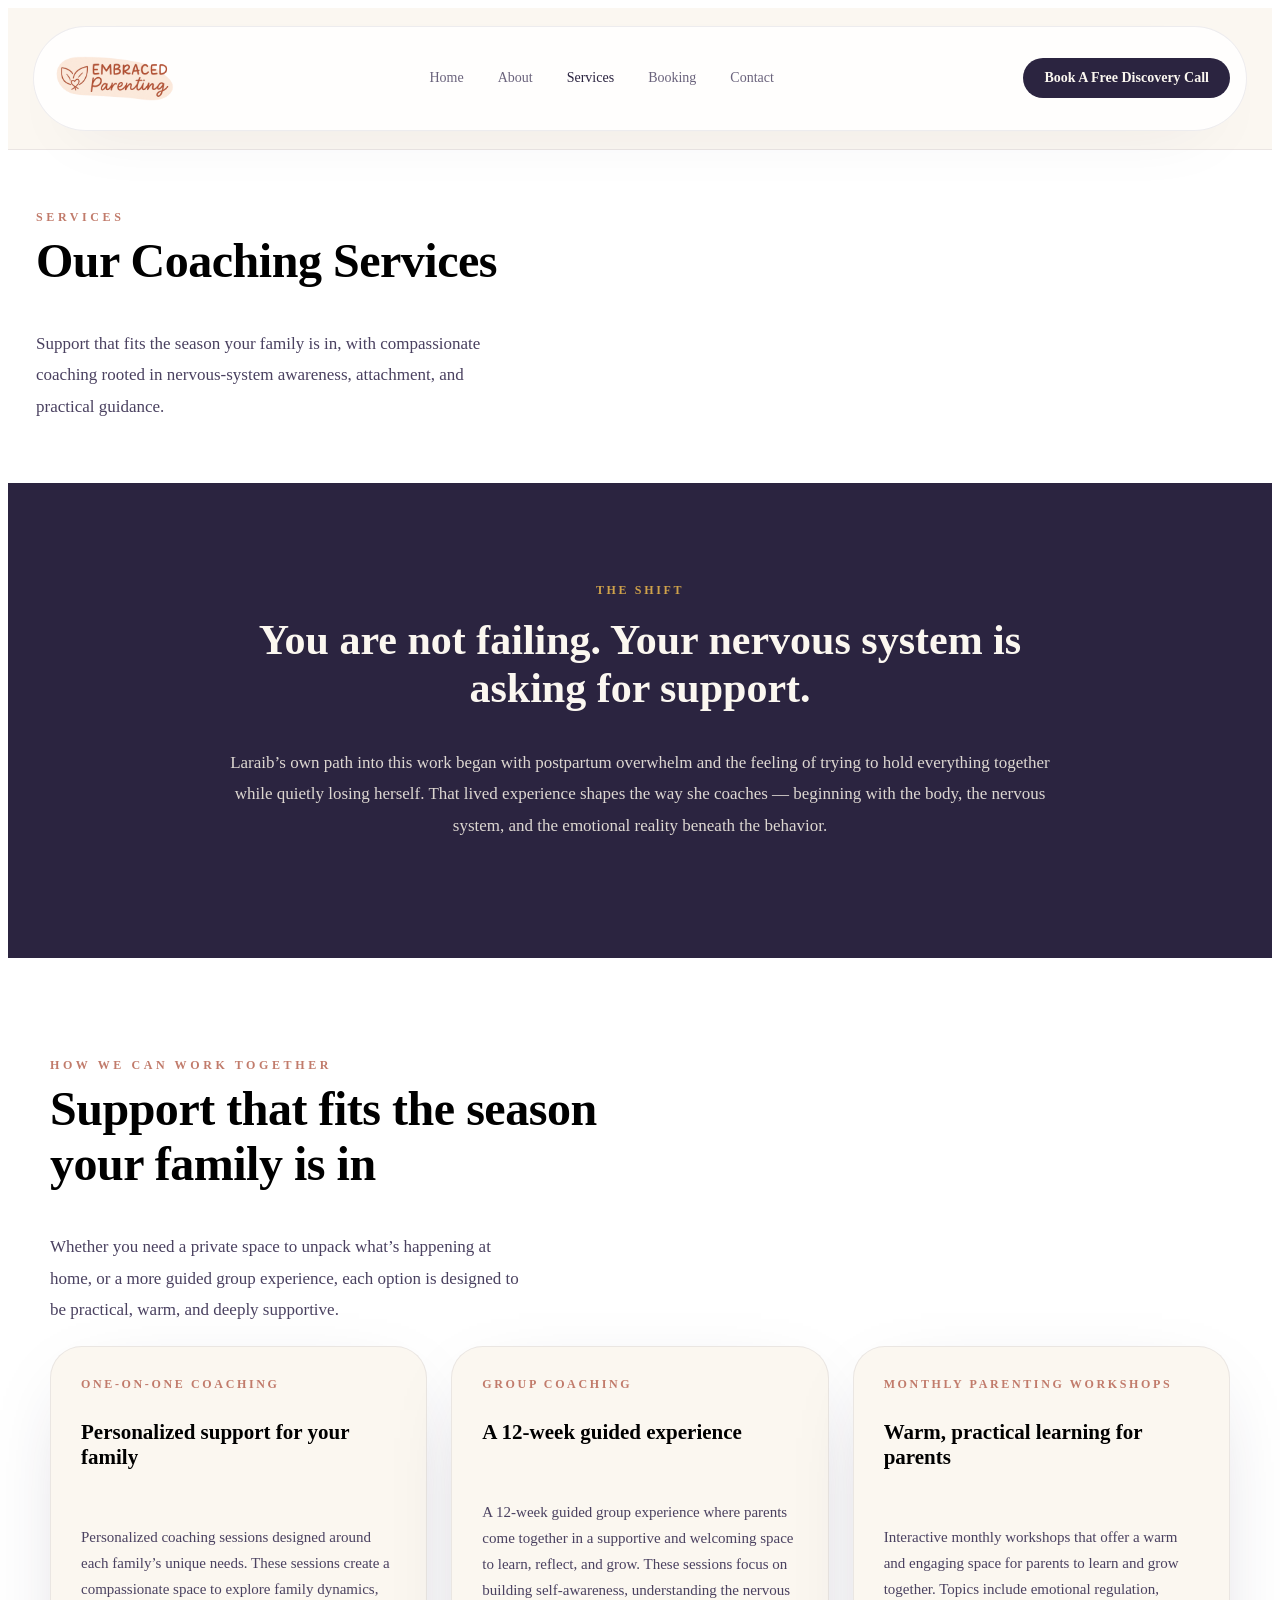
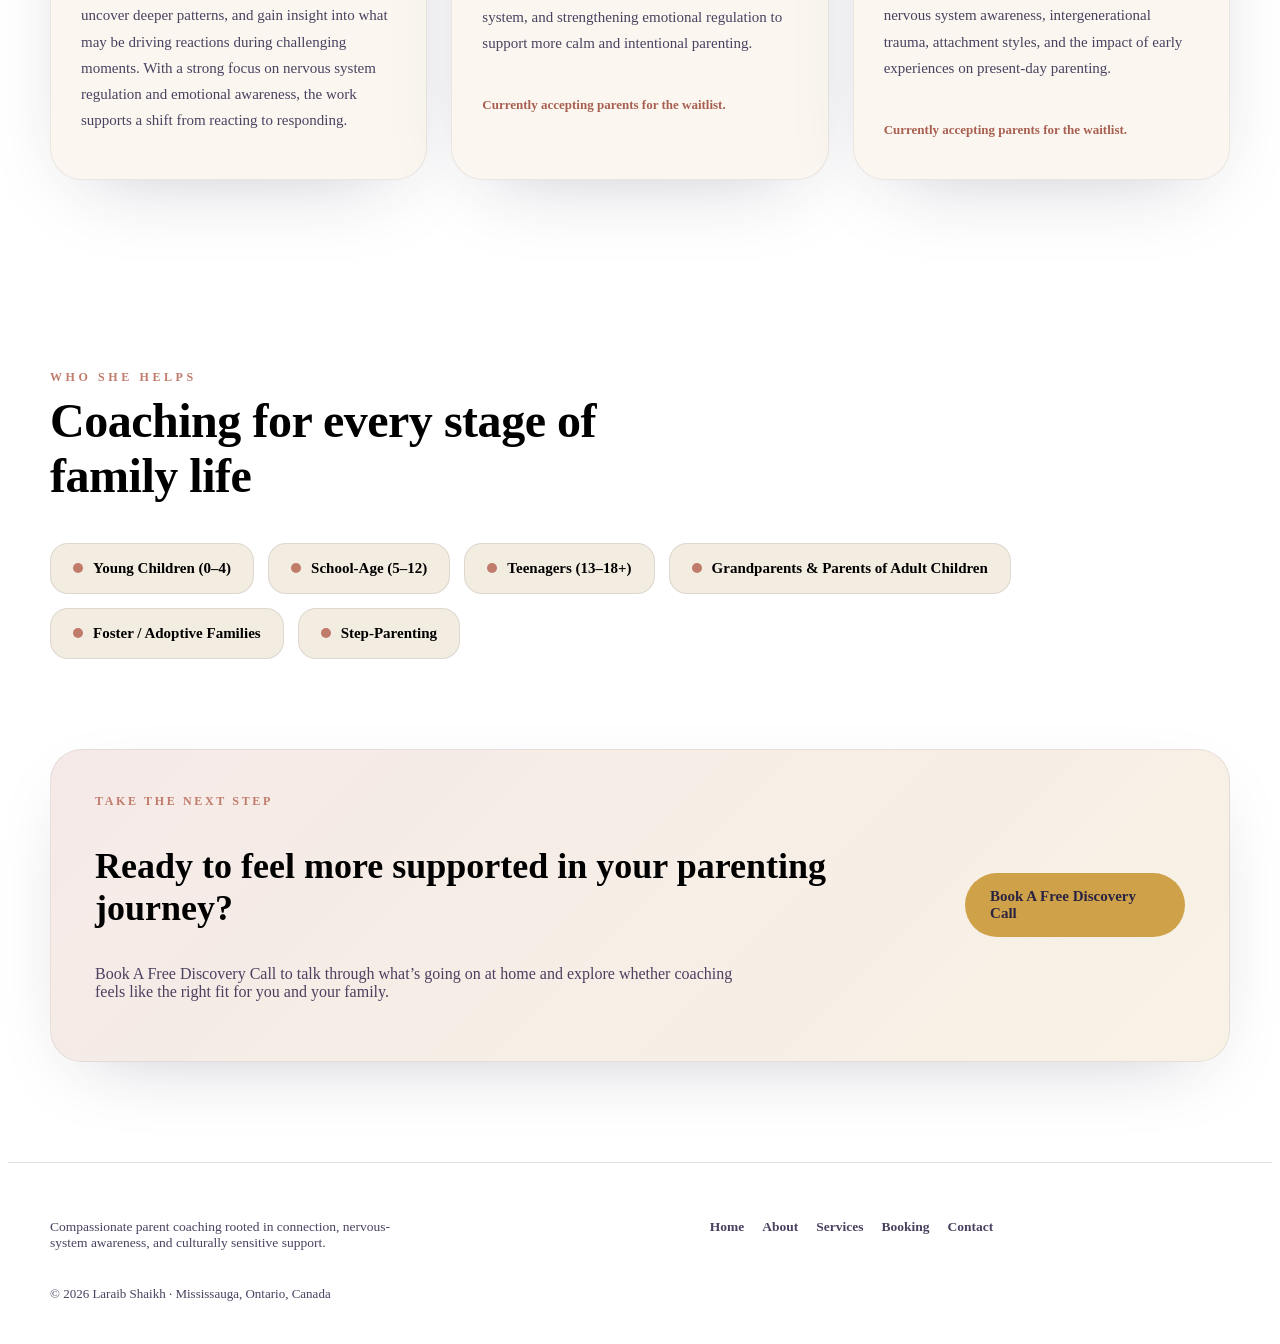
<file: services.html>
<!DOCTYPE html>
<html lang="en">
<head>
  <meta charset="UTF-8">
  <meta name="viewport" content="width=device-width, initial-scale=1.0">
  <meta name="description" content="Support that fits the season your family is in, with compassionate coaching rooted in nervous-system awareness, attachment, and practical guidance.">
  <meta property="og:title" content="EmbracedParenting">
  <meta property="og:description" content="Our Coaching Services.">
  <meta property="og:type" content="website">
  <meta property="og:image" content="images/logo.png">
  <meta name="twitter:card" content="summary_large_image">
  <meta name="twitter:title" content="EmbracedParenting">
  <meta name="twitter:description" content="Service offerings for parent coaching.">
  <title>EmbracedParenting</title>
  <link rel="icon" type="image/png" href="images/logo.png">
  <link rel="apple-touch-icon" href="images/logo.png">
  <link rel="preconnect" href="https://fonts.googleapis.com">
  <link rel="preconnect" href="https://fonts.gstatic.com" crossorigin>
  <link href="https://fonts.googleapis.com/css2?family=Fraunces:opsz,wght@9..144,400;9..144,500;9..144,600;9..144,700&family=Work+Sans:wght@400;500;600&display=swap" rel="stylesheet">
  <link rel="stylesheet" href="css/styles.css">
</head>
<body>
  <header>
    <nav class="wrap" aria-label="Main navigation">
      <a href="index.html" class="logo" aria-label="EmbracedParenting home">
        <span class="logo-mark" aria-hidden="true"><img src="images/logo.png" alt="EmbracedParenting logo" loading="lazy"></span>
      </a>
      <div class="navlinks">
        <a href="index.html">Home</a>
        <a href="about.html">About</a>
        <a href="services.html" class="active">Services</a>
        <a href="booking.html">Booking</a>
        <a href="contact.html">Contact</a>
      </div>
      <div class="navcta">
        <a href="https://calendly.com/laraibsshaikh10/30min" class="btn btn-primary" style="padding: 11px 20px; font-size: 14px;" aria-label="Book a free discovery call with Laraib">Book A Free Discovery Call</a>
      </div>
      <button class="menu-btn" type="button" aria-label="Open menu" aria-expanded="false">
        <svg width="24" height="24" viewBox="0 0 24 24" fill="none"><path d="M4 7h16M4 12h16M4 17h16" stroke="currentColor" stroke-width="1.8" stroke-linecap="round"/></svg>
      </button>
    </nav>
    <div class="mobile-menu" id="mobile-menu" aria-label="Mobile navigation">
      <a href="index.html">Home</a>
      <a href="about.html">About</a>
      <a href="services.html">Services</a>
      <a href="booking.html">Booking</a>
      <a href="contact.html">Contact</a>
      <a href="https://calendly.com/laraibsshaikh10/30min">Book A Free Discovery Call</a>
    </div>
  </header>

  <main>
    <section class="section-head reveal" style="padding-top: 60px; padding-bottom: 24px;">
      <div class="wrap">
        <div class="eyebrow">Services</div>
        <h2>Our Coaching Services</h2>
        <p style="margin-top: 16px;">Support that fits the season your family is in, with compassionate coaching rooted in nervous-system awareness, attachment, and practical guidance.</p>
      </div>
    </section>

    <section class="shift">
      <div class="wrap reveal">
        <div class="eyebrow">The Shift</div>
        <h2>You are not failing. Your nervous system is asking for support.</h2>
        <p>Laraib’s own path into this work began with postpartum overwhelm and the feeling of trying to hold everything together while quietly losing herself. That lived experience shapes the way she coaches — beginning with the body, the nervous system, and the emotional reality beneath the behavior.</p>
      </div>
    </section>

    <section class="services" id="services">
      <div class="wrap">
        <div class="section-head reveal">
          <div class="eyebrow">How We Can Work Together</div>
          <h2>Support that fits the season your family is in</h2>
          <p>Whether you need a private space to unpack what’s happening at home, or a more guided group experience, each option is designed to be practical, warm, and deeply supportive.</p>
        </div>
        <div class="service-grid">
          <div class="service-card reveal">
            <div class="eyebrow">One-on-One Coaching</div>
            <h3>Personalized support for your family</h3>
            <p>Personalized coaching sessions designed around each family’s unique needs. These sessions create a compassionate space to explore family dynamics, uncover deeper patterns, and gain insight into what may be driving reactions during challenging moments. With a strong focus on nervous system regulation and emotional awareness, the work supports a shift from reacting to responding.</p>
          </div>
          <div class="service-card reveal">
            <div class="eyebrow">Group Coaching</div>
            <h3>A 12-week guided experience</h3>
            <p>A 12-week guided group experience where parents come together in a supportive and welcoming space to learn, reflect, and grow. These sessions focus on building self-awareness, understanding the nervous system, and strengthening emotional regulation to support more calm and intentional parenting.</p>
            <div class="service-note">Currently accepting parents for the waitlist.</div>
          </div>
          <div class="service-card reveal">
            <div class="eyebrow">Monthly Parenting Workshops</div>
            <h3>Warm, practical learning for parents</h3>
            <p>Interactive monthly workshops that offer a warm and engaging space for parents to learn and grow together. Topics include emotional regulation, nervous system awareness, intergenerational trauma, attachment styles, and the impact of early experiences on present-day parenting.</p>
            <div class="service-note">Currently accepting parents for the waitlist.</div>
          </div>
        </div>
      </div>
    </section>

    <section class="who" id="who">
      <div class="wrap">
        <div class="section-head reveal">
          <div class="eyebrow">Who She Helps</div>
          <h2>Coaching for every stage of family life</h2>
        </div>
        <div class="chip-row reveal">
          <div class="chip"><i class="dot"></i>Young Children (0–4)</div>
          <div class="chip"><i class="dot"></i>School-Age (5–12)</div>
          <div class="chip"><i class="dot"></i>Teenagers (13–18+)</div>
          <div class="chip"><i class="dot"></i>Grandparents & Parents of Adult Children</div>
          <div class="chip"><i class="dot"></i>Foster / Adoptive Families</div>
          <div class="chip"><i class="dot"></i>Step-Parenting</div>
        </div>
      </div>
    </section>

    <section class="booking-cta">
      <div class="wrap">
        <div class="booking-card reveal">
          <div>
            <div class="eyebrow">Take the next step</div>
            <h3>Ready to feel more supported in your parenting journey?</h3>
            <p>Book A Free Discovery Call to talk through what’s going on at home and explore whether coaching feels like the right fit for you and your family.</p>
          </div>
         <a href="https://calendly.com/laraibsshaikh10/30min" class="btn btn-alt" target="_blank" rel="noopener noreferrer">
  Book A Free Discovery Call
</a>
        </div>
      </div>
    </section>
  </main>

  <footer>
    <div class="wrap footer-grid">
      <div>
        <p style="margin-top: 0; max-width: 360px;">Compassionate parent coaching rooted in connection, nervous-system awareness, and culturally sensitive support.</p>
      </div>
      <div class="footer-links">
        <a href="index.html">Home</a>
        <a href="about.html">About</a>
        <a href="services.html">Services</a>
        <a href="booking.html">Booking</a>
        <a href="contact.html">Contact</a>
      </div>
    </div>
    <div class="wrap" style="margin-top: 22px; font-size: 13px; color: var(--ink-soft);">© 2026 Laraib Shaikh · Mississauga, Ontario, Canada</div>
  </footer>

  <script src="js/script.js"></script>
</body>
</html>
</file>
<file: css/styles.css>
:root {
  --ink: #2B2440;
  --ink-soft: #4A4160;
  --paper: #FBF7F0;
  --paper-dim: #F3ECE0;
  --clay: #C17B6B;
  --clay-deep: #A85F50;
  --sage: #7C8F72;
  --gold: #CFA24A;
  --mist: #E7DFD1;
  --line: rgba(43, 36, 64, 0.14);
  --shadow: 0 24px 80px -40px rgba(43, 36, 64, 0.34);
  --radius: 28px;
  --wrap: 1180px;
}

a {
  color: inherit;
  text-decoration: none;
}

img {
  max-width: 100%;
  display: block;
}

button,
input,
textarea {
  font: inherit;
}

.wrap {
  max-width: var(--wrap);
  margin: 0 auto;
  padding: 0 28px;
}

section {
  position: relative;
}

.eyebrow {
  font-size: 12px;
  letter-spacing: 0.22em;
  text-transform: uppercase;
  font-weight: 700;
  color: var(--clay);
}

.btn {
  display: inline-flex;
  align-items: center;
  justify-content: center;
  gap: 10px;
  padding: 14px 24px;
  border-radius: 999px;
  font-weight: 700;
  font-size: 15px;
  cursor: pointer;
  border: 1px solid transparent;
  transition: transform 0.25s ease, box-shadow 0.25s ease, background 0.25s ease, border-color 0.25s ease;
  box-sizing: border-box;
}

.btn:hover {
  transform: translateY(-1px);
}

.btn-primary {
  background: var(--ink);
  color: var(--paper);
  box-shadow: var(--shadow);
}

.btn-primary:hover {
  background: var(--clay-deep);
}

.btn-ghost {
  background: transparent;
  color: var(--ink);
  border-color: var(--line);
}

.btn-ghost:hover {
  background: rgba(255, 255, 255, 0.85);
  border-color: rgba(43, 36, 64, 0.25);
}

.btn-alt {
  background: var(--gold);
  color: var(--ink);
  box-shadow: var(--shadow);
}

.btn-alt:hover {
  background: #f7e0b7;
}

.reveal {
  opacity: 0;
  transform: translateY(28px);
  transition: opacity 0.8s ease, transform 0.8s ease;
}

.reveal.in {
  opacity: 1;
  transform: translateY(0);
}

header {
  position: sticky;
  top: 0;
  z-index: 60;
  padding: 18px 0;
  background: rgba(251, 247, 240, 0.92);
  backdrop-filter: blur(18px);
  border-bottom: 1px solid rgba(43, 36, 64, 0.08);
}

nav.wrap {
  display: flex;
  align-items: center;
  justify-content: space-between;
  gap: 16px;
  padding: 8px 16px;
  border: 1px solid rgba(43, 36, 64, 0.08);
  border-radius: 999px;
  background: rgba(255, 255, 255, 0.86);
  box-shadow: 0 24px 70px -46px rgba(43, 36, 64, 0.28);
}

.logo {
  display: inline-flex;
  align-items: center;
  gap: 12px;
  font-family: 'Fraunces', Georgia, serif;
  font-weight: 700;
  font-size: 20px;
  letter-spacing: -0.02em;
  transition: transform 0.2s ease;
}

.logo:hover {
  transform: translateY(-1px);
  background: transparent;
}

.logo-mark {
  display: inline-flex;
  align-items: center;
  justify-content: center;
  width: auto;
  height: auto;
  padding: 0;
  border-radius: 0;
  background: transparent;
  border: 0;
  box-shadow: none;
  flex-shrink: 0;
}

.logo-mark img {
  width: 130px;
  height: auto;
  object-fit: contain;
}

.sr-only {
  position: absolute;
  width: 1px;
  height: 1px;
  padding: 0;
  margin: -1px;
  overflow: hidden;
  clip: rect(0, 0, 0, 0);
  white-space: nowrap;
  border: 0;
}

.navlinks {
  display: flex;
  align-items: center;
  gap: 6px;
  padding: 6px;
  border-radius: 999px;
  background: transparent;
}

.navlinks a {
  position: relative;
  opacity: 0.82;
  transition: opacity 0.2s ease, color 0.2s ease;
  font-size: 14px;
  padding: 10px 14px;
  border-radius: 999px;
  color: var(--ink-soft);
}

.navlinks a:hover,
.navlinks a:focus-visible,
.navlinks a.active {
  opacity: 1;
  color: var(--ink);
}

.navcta {
  display: flex;
  align-items: center;
  gap: 12px;
}

.menu-btn {
  display: none;
  background: rgba(255, 255, 255, 0.92);
  border: 1px solid var(--line);
  color: var(--ink);
  cursor: pointer;
  padding: 9px;
  border-radius: 999px;
  box-shadow: 0 10px 24px -18px rgba(43, 36, 64, 0.4);
}

.mobile-menu {
  display: none;
  flex-direction: column;
  gap: 0;
  margin: 10px 0 0;
  padding: 12px 0;
  background: rgba(255, 255, 255, 0.98);
  border: 1px solid rgba(43, 36, 64, 0.08);
  border-radius: 20px;
  box-shadow: 0 12px 28px -20px rgba(43, 36, 64, 0.25);
  overflow: hidden;
}

.mobile-menu a,
.mobile-menu span {
  font-weight: 600;
  color: var(--ink);
  padding: 12px 18px;
  border-bottom: 1px solid rgba(43, 36, 64, 0.06);
  transition: background 0.2s ease, color 0.2s ease;
  font-size: 14px;
}

.mobile-menu a:hover {
  background: rgba(43, 36, 64, 0.04);
  color: var(--clay-deep);
}

.mobile-menu a:last-child,
.mobile-menu span:last-child {
  border-bottom: none;
}

.hero {
  padding: 92px 0 40px;
  overflow: hidden;
}

.hero-grid {
  display: grid;
  grid-template-columns: 1.05fr 0.95fr;
  gap: 56px;
  align-items: start;
}

.hero-copy h1 {
  font-size: clamp(42px, 5.2vw, 72px);
  margin-top: 18px;
  max-width: 680px;
}

.hero-copy h1 em {
  font-style: normal;
  color: var(--clay-deep);
}

.hero-copy .sub {
  margin-top: 24px;
  font-size: 18px;
  max-width: 580px;
  color: var(--ink-soft);
}

.hero-ctas {
  display: flex;
  gap: 16px;
  margin-top: 34px;
  flex-wrap: wrap;
}

.trustline {
  margin-top: 34px;
  display: grid;
  grid-template-columns: repeat(3, minmax(0, 1fr));
  gap: 16px;
  font-size: 13px;
  color: var(--ink-soft);
}

.trustline span {
  display: flex;
  align-items: center;
  gap: 10px;
}

.dot {
  width: 8px;
  height: 8px;
  border-radius: 50%;
  background: var(--clay);
}

.hero-side {
  display: grid;
  gap: 22px;
}

.hero-visual {
  display: grid;
  gap: 22px;
}

.portrait {
  width: 100%;
  max-width: 470px;
  aspect-ratio: 0.92;
  border-radius: 34px;
  background: linear-gradient(145deg, rgba(193, 123, 107, 0.18), rgba(207, 162, 74, 0.1));
  box-shadow: var(--shadow);
  overflow: hidden;
  margin-inline: auto;
}

.portrait img {
  width: 100%;
  height: 100%;
  object-fit: cover;
}

.hero-card {
  background: rgba(255, 255, 255, 0.84);
  border: 1px solid rgba(43, 36, 64, 0.08);
  border-radius: 32px;
  padding: 28px;
  box-shadow: var(--shadow);
}

.hero-card .badge {
  display: inline-flex;
  align-items: center;
  gap: 10px;
  padding: 10px 16px;
  border-radius: 999px;
  background: rgba(243, 236, 224, 0.85);
  color: var(--clay-deep);
  font-size: 12px;
  font-weight: 700;
  text-transform: uppercase;
}

.hero-card h3 {
  font-size: 22px;
  margin-top: 18px;
  line-height: 1.2;
}

.hero-card p {
  margin-top: 14px;
  font-size: 15px;
  color: var(--ink-soft);
  line-height: 1.8;
}

.hero-card ul {
  list-style: none;
  padding: 0;
  margin: 18px 0 0;
  display: grid;
  gap: 10px;
}

.hero-card li {
  display: flex;
  gap: 12px;
  align-items: flex-start;
  color: var(--ink-soft);
  font-size: 15px;
  line-height: 1.7;
}

.hero-card li::before {
  content: '•';
  color: var(--clay);
  font-size: 22px;
  line-height: 1;
  margin-top: 4px;
}

.hero-link {
  display: inline-flex;
  align-items: center;
  gap: 10px;
  margin-top: 20px;
  font-weight: 700;
  color: var(--clay-deep);
}

.wave-band {
  line-height: 0;
  margin-top: 30px;
  display: flex;
  justify-content: center;
}

.wave-band svg {
  max-width: 600px;
  width: 100%;
  height: auto;
  display: block;
}

.wave-caption {
  text-align: center;
  font-size: 12px;
  letter-spacing: 0.14em;
  text-transform: uppercase;
  color: var(--ink-soft);
  opacity: 0.7;
  margin-top: 10px;
}

.section-head {
  max-width: 640px; /* limit measure for elegant line lengths */
  margin-bottom: 20px;
}

/* Stronger visual hierarchy for about heading */
.section-head h2 {
  font-size: clamp(28px, 5vw, 48px);
  margin-top: 8px;
  line-height: 1.15; /* tighter heading for a premium feel */
  font-weight: 800;
  letter-spacing: -0.01em;
}

.section-head p {
  margin-top: 16px; /* balanced spacing between heading and paragraph */
  font-size: clamp(15px, 4vw, 17px);
  color: var(--ink-soft);
  line-height: 1.85;
  max-width: 56ch; /* comfortable measure for paragraph readability */
}

/* Eyebrow positioning and spacing */
.section-head .eyebrow {
  margin-bottom: 8px;
  font-size: 12px;
  letter-spacing: 0.3em;
}

.shift {
  padding: 100px 0;
  background: var(--ink);
  color: var(--paper);
}

.shift .wrap {
  max-width: 860px;
  text-align: center;
}

.shift .eyebrow {
  color: var(--gold);
}

.shift h2 {
  font-size: clamp(28px, 3.5vw, 42px);
  margin-top: 18px;
}

.shift p {
  margin-top: 24px;
  color: #ddd7d1;
  font-size: 17px;
  line-height: 1.85;
}

.pillars,
.services,
.testi,
.about,
.insta,
.contact,
.booking-cta,
.who {
  padding: 100px 0;
}

.framework-grid {
  display: grid;
  grid-template-columns: 1fr;
  gap: 18px;
}

.framework-card {
  background: var(--paper);
  border: 1px solid rgba(43, 36, 64, 0.08);
  border-radius: 32px;
  padding: 32px;
  box-shadow: var(--shadow);
  transition: transform 0.3s ease, box-shadow 0.3s ease;
}

.framework-card:hover {
  transform: translateY(-6px);
  box-shadow: 0 32px 80px -44px rgba(43, 36, 64, 0.28);
}

.framework-card-intro {
  display: grid;
  grid-template-columns: auto 1fr;
  gap: 18px;
  align-items: start;
}

.framework-card-mark {
  width: 56px;
  height: 56px;
  border-radius: 18px;
  background: linear-gradient(135deg, rgba(193, 123, 107, 0.18), rgba(207, 162, 74, 0.22));
  display: flex;
  align-items: center;
  justify-content: center;
  font-size: 18px;
  font-weight: 800;
  color: var(--clay-deep);
}

.framework-card h3 {
  font-size: 18px;
  margin: 0;
  color: var(--ink);
  line-height: 1.15;
}

.framework-card-subtitle {
  margin-top: 6px;
  font-size: 15px;
  font-weight: 700;
  color: var(--clay-deep);
  line-height: 1.35;
}

.framework-card p {
  margin-top: 18px;
  font-size: 15px;
  color: var(--ink-soft);
  line-height: 1.8;
}

.service-grid {
  display: grid;
  grid-template-columns: repeat(3, minmax(0, 1fr));
  gap: 24px;
  margin-top: 20px;
}

.service-card {
  background: var(--paper);
  border: 1px solid rgba(43, 36, 64, 0.08);
  border-radius: 32px;
  padding: 30px;
  box-shadow: var(--shadow);
  display: flex;
  flex-direction: column;
  gap: 18px;
  transition: transform 0.25s ease, box-shadow 0.25s ease;
}

.service-card:hover {
  transform: translateY(-3px);
}

.service-card h3 {
  margin-top: 10px;
  font-size: 21px;
}

.service-card p {
  font-size: 15px;
  color: var(--ink-soft);
  line-height: 1.75;
}

.service-note {
  font-size: 13px;
  color: var(--clay-deep);
  font-weight: 700;
  margin-top: 8px;
}

.who {
  padding-top: 90px;
  padding-bottom: 90px;
}

.chip-row {
  display: flex;
  flex-wrap: wrap;
  gap: 14px;
}

.chip {
  padding: 16px 22px;
  border-radius: 18px;
  background: var(--paper-dim);
  border: 1px solid rgba(43, 36, 64, 0.1);
  font-size: 15px;
  font-weight: 700;
  display: flex;
  align-items: center;
  gap: 10px;
}

.chip .dot {
  width: 10px;
  height: 10px;
  border-radius: 50%;
  background: var(--clay);
}

.booking-cta {
  padding-top: 0;
  padding-bottom: 100px;
}

.booking-card {
  background: linear-gradient(135deg, rgba(193, 123, 107, 0.16), rgba(207, 162, 74, 0.14));
  border: 1px solid rgba(43, 36, 64, 0.08);
  border-radius: 32px;
  padding: 44px;
  display: flex;
  align-items: center;
  justify-content: space-between;
  gap: 24px;
  box-shadow: var(--shadow);
}

.booking-card h3 {
  font-size: clamp(26px, 3vw, 36px);
}

.booking-card p {
  margin-top: 10px;
  font-size: 16px;
  max-width: 640px;
  color: var(--ink-soft);
}

.what-to-expect {
  padding-top: 12px;
}

.expectation-grid {
  display: grid;
  grid-template-columns: repeat(2, minmax(0, 1fr));
  gap: 24px;
  margin-top: 32px;
}

.expectation-card {
  background: rgba(255, 255, 255, 0.92);
  border: 1px solid rgba(43, 36, 64, 0.08);
  border-radius: 28px;
  padding: 30px;
  box-shadow: var(--shadow);
}

.expectation-card h3 {
  margin-top: 18px;
  font-size: 20px;
  line-height: 1.45;
}

.expectation-card p {
  margin-top: 14px;
  font-size: 15px;
  color: var(--ink-soft);
  line-height: 1.82;
}

.about-grid {
  display: grid;
  grid-template-columns: 1fr;
  gap: 58px;
  align-items: start;
  max-width: var(--wrap);
  margin: 0 auto;
  padding: 0 28px;
  padding-top: 60px;
  padding-bottom: 100px;
}


/* Place about image on the left (original layout) and text on the right */
.about-photo {
  grid-column: 1;
  justify-self: center;
  max-width: 480px;
  width: 100%;
  align-self: start;
  aspect-ratio: 0.82;
  border-radius: var(--radius);
  box-shadow: var(--shadow);
  overflow: hidden;
  background: var(--paper-dim);
  position: relative;
}

.about-photo img {
  position: absolute;
  inset: 0;
  width: 100%;
  height: 100%;
  object-fit: cover;
  display: block;
  opacity: 1 !important;
  visibility: visible !important;
  transform: none !important;
}

/* Desktop: Enable two-column layout */
@media (min-width: 901px) {
  .about-grid {
    grid-template-columns: 0.72fr 1.28fr;
    gap: 58px;
  }
  
  /* Ensure the text column is placed in column 2 on desktop */
  .about-grid > .reveal:not(.about-photo) {
    grid-column: 2;
  }
  
  .about-photo {
    grid-column: 1;
  }
}

@media (max-width: 900px) {
  .about-grid {
    grid-template-columns: 1fr;
    gap: 32px;
  }
  .about-photo {
    grid-column: auto;
    max-width: 100%;
    width: 100%;
    margin-inline: 0;
    justify-self: center;
    min-height: 250px;
  }
  .about-grid > .reveal {
    grid-column: auto;
  }
}

.about-blockquote {
  margin-top: 28px;
  padding: 22px 24px;
  border-left: 4px solid var(--clay);
  background: rgba(255, 255, 255, 0.75);
  border-radius: 18px;
  font-family: 'Fraunces', serif;
  font-size: clamp(16px, 4vw, 18px);
  color: var(--ink);
  line-height: 1.7;
}

.about-list {
  display: grid;
  gap: 14px;
  margin-top: 28px;
}

.about-list div {
  display: flex;
  gap: 14px;
  align-items: flex-start;
  padding: 16px 18px;
  border: 1px solid rgba(43, 36, 64, 0.08);
  border-radius: 20px;
  background: var(--paper-dim);
}

.about-list .dot {
  margin-top: 6px;
  width: 10px;
  height: 10px;
  border-radius: 50%;
  background: var(--clay);
}

.badge {
  display: inline-flex;
  align-items: center;
  gap: 10px;
  margin-top: 24px;
  background: var(--paper-dim);
  border: 1px solid rgba(43, 36, 64, 0.08);
  border-radius: 999px;
  padding: 10px 18px;
  font-size: 13.5px;
  font-weight: 600;
}

.badge .dot {
  background: var(--gold);
}

.insta {
  padding: 100px 0;
  background: var(--paper-dim);
}

.insta .section-head {
  display: flex;
  align-items: flex-end;
  justify-content: space-between;
  flex-wrap: wrap;
  gap: 20px;
  max-width: none;
}

.insta-grid {
  display: grid;
  grid-template-columns: repeat(3, minmax(0, 1fr));
  gap: 20px;
  margin-top: 22px;
  align-items: start;
}

.insta-grid iframe {
  border-radius: 18px !important;
}

.insta-grid blockquote.instagram-media {
  margin: 0 !important;
  width: 100% !important;
  min-width: 0 !important;
  max-width: 100% !important;
  min-height: 320px;
  background: var(--paper-dim);
  border-radius: 18px;
  display: flex;
  align-items: center;
  justify-content: center;
  position: relative;
}

.insta-grid blockquote.instagram-media::before {
  content: 'Instagram content loading...';
  position: absolute;
  color: var(--ink-soft);
  font-size: 14px;
  opacity: 0.6;
}

.testi-grid {
  display: grid;
  grid-template-columns: repeat(3, minmax(0, 1fr));
  gap: 22px;
  margin-top: 22px;
}

.testi-card {
  background: var(--paper);
  border: 1px solid rgba(43, 36, 64, 0.08);
  border-radius: var(--radius);
  padding: 32px;
  display: flex;
  flex-direction: column;
  gap: 18px;
  box-shadow: var(--shadow);
}

.testi-quote {
  font-family: 'Fraunces', serif;
  font-size: 18px;
  line-height: 1.9;
  color: var(--ink-soft);
}

.testi-who {
  font-size: 13px;
  font-weight: 700;
  color: var(--ink);
}

.contact {
  padding-top: 100px;
  padding-bottom: 110px;
}

.contact-card {
  background: var(--ink);
  color: var(--paper);
  border-radius: 32px;
  padding: 60px;
  display: grid;
  grid-template-columns: 1fr 1fr;
  gap: 50px;
  box-shadow: var(--shadow);
}

.contact-card h2 {
  color: var(--paper);
  font-size: clamp(26px, 3.4vw, 36px);
}

.contact-card p {
  color: #d8d2e6;
  margin-top: 14px;
}

.contact-card .btn-primary {
  background: var(--gold);
  color: var(--ink);
  margin-top: 26px;
}

.contact-form {
  display: flex;
  flex-direction: column;
  justify-content: flex-start;
  padding-top: 0;
  gap: 18px;
}

.contact-form-copy {
  margin: 0;
  padding: 0;
}

.contact-form-copy h3 {
  margin: 0;
  color: var(--paper);
  font-size: 22px;
  letter-spacing: -0.02em;
  max-width: 100%;
}

.contact-form-copy p {
  margin: 14px 0 0;
  color: #d8d2e6;
  line-height: 1.8;
  max-width: 420px;
}

.contact-button-group {
  display: flex;
  flex-wrap: wrap;
  gap: 16px;
  align-items: center;
  margin-top: 26px;
}

.contact-button-group .btn-primary {
  width: auto;
  min-width: 180px;
}

.contact-button-group a.btn-primary {
  text-decoration: none;
}

.contact-card .btn-primary:hover {
  background: #fff;
}

.contact-list {
  display: grid;
  gap: 14px;
  margin-top: 28px;
}

.contact-item {
  display: flex;
  gap: 12px;
  align-items: flex-start;
  color: #d8d2e6;
  font-size: 15px;
}

.contact-item a {
  color: var(--paper);
}

.contact-hours {
  margin-top: 10px;
  color: #d8d2e6;
  font-size: 14px;
}

form {
  display: flex;
  flex-direction: column;
  gap: 16px;
}

input,
textarea {
  width: 100%;
  padding: 16px 18px;
  border-radius: 18px;
  border: 1px solid rgba(255, 255, 255, 0.18);
  background: rgba(255, 255, 255, 0.08);
  color: var(--paper);
  font-family: inherit;
  font-size: 15px;
}

input::placeholder,
textarea::placeholder {
  color: rgba(255, 255, 255, 0.68);
}

textarea {
  resize: vertical;
  min-height: 140px;
}

footer {
  padding: 56px 0 34px;
  border-top: 1px solid var(--line);
}

.footer-grid {
  display: grid;
  grid-template-columns: 1.1fr 0.9fr;
  gap: 24px;
  align-items: start;
  font-size: 13.5px;
  color: var(--ink-soft);
}

.footer-links {
  display: flex;
  flex-wrap: wrap;
  gap: 18px;
}

.footer-links a {
  font-weight: 700;
}

.form-status {
  font-size: 15px;
  margin-bottom: 8px;
  color: var(--ink-soft);
}

.form-status.success {
  color: #2c5a33;
}

.form-status.error {
  color: #9a2e2e;
}

.honeypot {
  position: absolute;
  opacity: 0;
  left: -9999px;
  width: 1px;
  height: 1px;
  pointer-events: none;
}

@media (max-width: 1040px) {
  .hero-grid {
    grid-template-columns: 1fr;
    gap: 42px;
  }

  .framework-grid {
    grid-template-columns: 1fr;
  }

  .service-grid {
    grid-template-columns: 1fr;
    max-width: 720px;
  }

  .about-grid {
    grid-template-columns: 1fr;
    gap: 36px;
  }

  .about-photo {
    max-width: 380px;
  }

  .wave-band svg {
    max-width: 90%;
    width: 100%;
  }
}

@media (max-width: 860px) {
  .booking-card {
    flex-direction: column;
    align-items: flex-start;
  }

  .contact-card {
    grid-template-columns: 1fr;
    padding: 42px 28px;
  }

  .contact-button-group {
    flex-direction: column;
    align-items: stretch;
  }

  .contact-button-group .btn-primary {
    width: 100%;
  }

  .footer-grid {
    grid-template-columns: 1fr;
  }

  nav.wrap {
    padding: 10px 16px;
  }

  .logo {
    font-size: 16px;
    gap: 10px;
  }

  .logo-mark {
    display: flex;
    align-items: center;
    justify-content: center;
    width: 105px;
    height: 105px;
    flex-shrink: 0;
  }

  .logo-mark img {
    width: 100%;
    height: auto;
  }

  .menu-btn {
    display: block;
  }

  .navlinks,
  .navcta .btn-primary {
    display: none;
  }

  .mobile-menu.open {
    display: flex;
  }

  .wave-band svg {
    max-width: 80%;
    width: 100%;
  }
}

@media (max-width: 680px) {
  .wrap {
    padding: 0 20px;
  }

  .hero {
    padding-top: 60px;
    padding-bottom: 32px;
  }

  .hero-copy h1 {
    font-size: clamp(28px, 7vw, 48px);
    margin-top: 14px;
    line-height: 1.15;
  }

  .hero-copy .sub {
    margin-top: 18px;
    font-size: clamp(15px, 4vw, 17px);
    line-height: 1.75;
  }

  .hero-ctas {
    flex-direction: column;
    align-items: stretch;
    gap: 12px;
    margin-top: 24px;
  }

  .btn {
    width: 100%;
    justify-content: center;
    padding: 14px 20px;
    font-size: 15px;
  }

  .trustline {
    grid-template-columns: 1fr;
    gap: 12px;
    margin-top: 20px;
    font-size: 12px;
  }

  .section-head {
    margin-bottom: 24px;
    padding-top: 20px;
  }

  .section-head h2 {
    font-size: clamp(24px, 6vw, 36px);
    margin-top: 6px;
    line-height: 1.2;
  }

  .section-head p {
    margin-top: 14px;
    font-size: 14px;
  }

  .framework-grid,
  .insta-grid,
  .testi-grid,
  .expectation-grid {
    grid-template-columns: 1fr;
  }

  .insta-grid blockquote.instagram-media {
    margin: 0 !important;
    width: 100% !important;
  }

  .insta {
    padding-top: 60px;
  }

  .booking-card {
    padding: 24px 20px;
    border-radius: 20px;
  }

  .booking-card h3 {
    font-size: clamp(20px, 5vw, 28px);
  }

  .contact-card {
    padding: 24px 20px;
    border-radius: 20px;
  }

  .about-blockquote {
    margin-top: 20px;
    padding: 18px 20px;
    font-size: clamp(14px, 4vw, 16px);
  }



  .about-list div {
    padding: 12px 14px;
    gap: 10px;
    font-size: 14px;
  }

  .about-list .dot {
    width: 8px;
    height: 8px;
    margin-top: 4px;
  }
}

@media (max-width: 430px) {
  .wrap {
    padding: 0 16px;
  }

  body {
    overflow-x: hidden;
  }

  header {
    padding: 14px 0;
  }

  nav.wrap {
    padding: 8px 12px;
    gap: 8px;
  }

  .logo {
    font-size: 14px;
    gap: 8px;
  }

  .logo-mark {
    display: flex;
    align-items: center;
    justify-content: center;
    width: 100px;
    height: 100px;
    flex-shrink: 0;
  }

  .logo-mark img {
    width: 100%;
    height: auto;
  }

  .hero {
    padding-top: 50px;
    padding-bottom: 28px;
  }

  .hero-copy h1 {
    font-size: clamp(24px, 8vw, 40px);
    line-height: 1.1;
    margin-top: 12px;
  }

  .hero-copy .sub {
    margin-top: 14px;
    font-size: 14px;
  }

  .hero-card {
    padding: 20px;
    border-radius: 24px;
  }

  .hero-card h3 {
    font-size: 18px;
    margin-top: 14px;
  }

  .hero-card p,
  .hero-card li {
    font-size: 13px;
  }

  .hero-card .badge {
    font-size: 11px;
    padding: 8px 14px;
  }

  .section-head h2 {
    font-size: clamp(20px, 6vw, 32px);
    line-height: 1.2;
  }

  .section-head p {
    font-size: 13px;
    line-height: 1.7;
  }

  .eyebrow {
    font-size: 10px;
    letter-spacing: 0.2em;
  }

  .btn {
    padding: 12px 16px;
    font-size: 13px;
    gap: 8px;
    width: 100%;
  }

  .trustline {
    gap: 10px;
    font-size: 11px;
    margin-top: 16px;
  }

  .trustline span {
    gap: 8px;
  }

  .dot {
    width: 6px;
    height: 6px;
  }

  .framework-grid {
    gap: 14px;
  }

  .framework-card {
    padding: 20px;
    border-radius: 24px;
  }

  .framework-card-mark {
    width: 48px;
    height: 48px;
    font-size: 16px;
  }

  .framework-card h3 {
    font-size: 16px;
  }

  .framework-card p {
    font-size: 13px;
    margin-top: 14px;
  }

  .service-grid {
    gap: 16px;
  }

  .service-card {
    padding: 20px;
    border-radius: 24px;
  }

  .service-card h3 {
    font-size: 18px;
  }

  .service-card p {
    font-size: 13px;
  }

  .booking-card {
    padding: 20px 16px;
    gap: 16px;
  }

  .booking-card h3 {
    font-size: clamp(18px, 5vw, 24px);
  }

  .booking-card p {
    font-size: 13px;
  }

  .contact-card {
    gap: 24px;
    padding: 20px 16px;
  }

  .contact-card h2 {
    font-size: clamp(20px, 5vw, 28px);
  }

  .contact-card p {
    font-size: 13px;
  }



  .about-blockquote {
    padding: 16px 18px;
    font-size: 14px;
    margin-top: 16px;
  }

  .about-list {
    gap: 10px;
    margin-top: 20px;
  }

  .about-list div {
    padding: 10px 12px;
    gap: 10px;
    font-size: 13px;
    border-radius: 16px;
  }

  .about-list .dot {
    width: 6px;
    height: 6px;
    min-width: 6px;
  }

  .insta-grid {
    grid-template-columns: 1fr;
    gap: 16px;
  }

  .insta .section-head {
    flex-direction: column;
    align-items: flex-start;
  }

  .insta .section-head .btn {
    width: 100%;
    margin-top: 12px;
  }

  .testi-grid {
    gap: 16px;
  }

  .testi-card {
    padding: 20px;
    border-radius: 24px;
  }

  .testi-quote {
    font-size: 16px;
  }

  .testi-who {
    font-size: 12px;
  }

  .contact-form-copy h3 {
    font-size: 18px;
  }

  .contact-form-copy p {
    font-size: 13px;
    max-width: 100%;
  }

  .contact-list {
    gap: 10px;
  }

  .contact-item {
    font-size: 13px;
    gap: 10px;
  }

  .contact-hours {
    font-size: 12px;
  }

  input,
  textarea {
    padding: 12px 14px;
    font-size: 14px;
    border-radius: 16px;
  }

  textarea {
    min-height: 120px;
  }

  .footer-grid {
    gap: 16px;
  }

  .footer-links {
    gap: 12px;
    flex-direction: column;
  }

  .footer-links a {
    font-size: 13px;
  }
}

@media (max-width: 375px) {
  .wrap {
    padding: 0 14px;
  }

  nav.wrap {
    padding: 6px 10px;
    gap: 8px;
  }

  .logo {
    gap: 8px;
  }

  .logo-mark {
    display: flex;
    align-items: center;
    justify-content: center;
    width: 95px;
    height: 95px;
    flex-shrink: 0;
  }

  .logo-mark img {
    width: 100%;
    height: auto;
  }

  .hero {
    padding-top: 44px;
  }

  .hero-copy h1 {
    font-size: clamp(22px, 8vw, 36px);
  }

  .hero-copy .sub {
    font-size: 13px;
  }

  .hero-card {
    padding: 16px;
  }

  .section-head h2 {
    font-size: clamp(20px, 6vw, 28px);
  }

  .btn {
    padding: 11px 14px;
    font-size: 12px;
  }

  .framework-card,
  .service-card,
  .expectation-card,
  .booking-card,
  .contact-card,
  .testi-card {
    padding: 16px;
  }


}

@media (max-width: 320px) {
  .wrap {
    padding: 0 12px;
  }

  nav.wrap {
    padding: 6px 8px;
    gap: 6px;
  }

  .logo {
    font-size: 12px;
    gap: 6px;
  }

  .logo-mark {
    display: flex;
    align-items: center;
    justify-content: center;
    width: 90px;
    height: 90px;
    flex-shrink: 0;
  }

  .logo-mark img {
    width: 100%;
    height: auto;
  }

  .hero {
    padding-top: 40px;
    padding-bottom: 24px;
  }

  .hero-copy h1 {
    font-size: clamp(18px, 8vw, 32px);
    line-height: 1.05;
  }

  .hero-copy .sub {
    font-size: 12px;
    margin-top: 10px;
  }

  .hero-ctas {
    flex-direction: column;
    align-items: stretch;
    gap: 8px;
    margin-top: 16px;
  }

  .btn {
    width: 100%;
    padding: 10px 12px;
    font-size: 11px;
  }

  .trustline {
    gap: 8px;
    font-size: 10px;
    margin-top: 12px;
  }

  .section-head h2 {
    font-size: clamp(18px, 6vw, 24px);
  }

  .section-head p {
    font-size: 12px;
  }

  .eyebrow {
    font-size: 9px;
  }

  .framework-card,
  .service-card,
  .booking-card,
  .contact-card,
  .testi-card {
    padding: 14px;
  }



  .about-blockquote {
    padding: 14px 16px;
    font-size: 12px;
  }

  .about-list div {
    padding: 8px 10px;
    font-size: 12px;
  }
}
</file>
